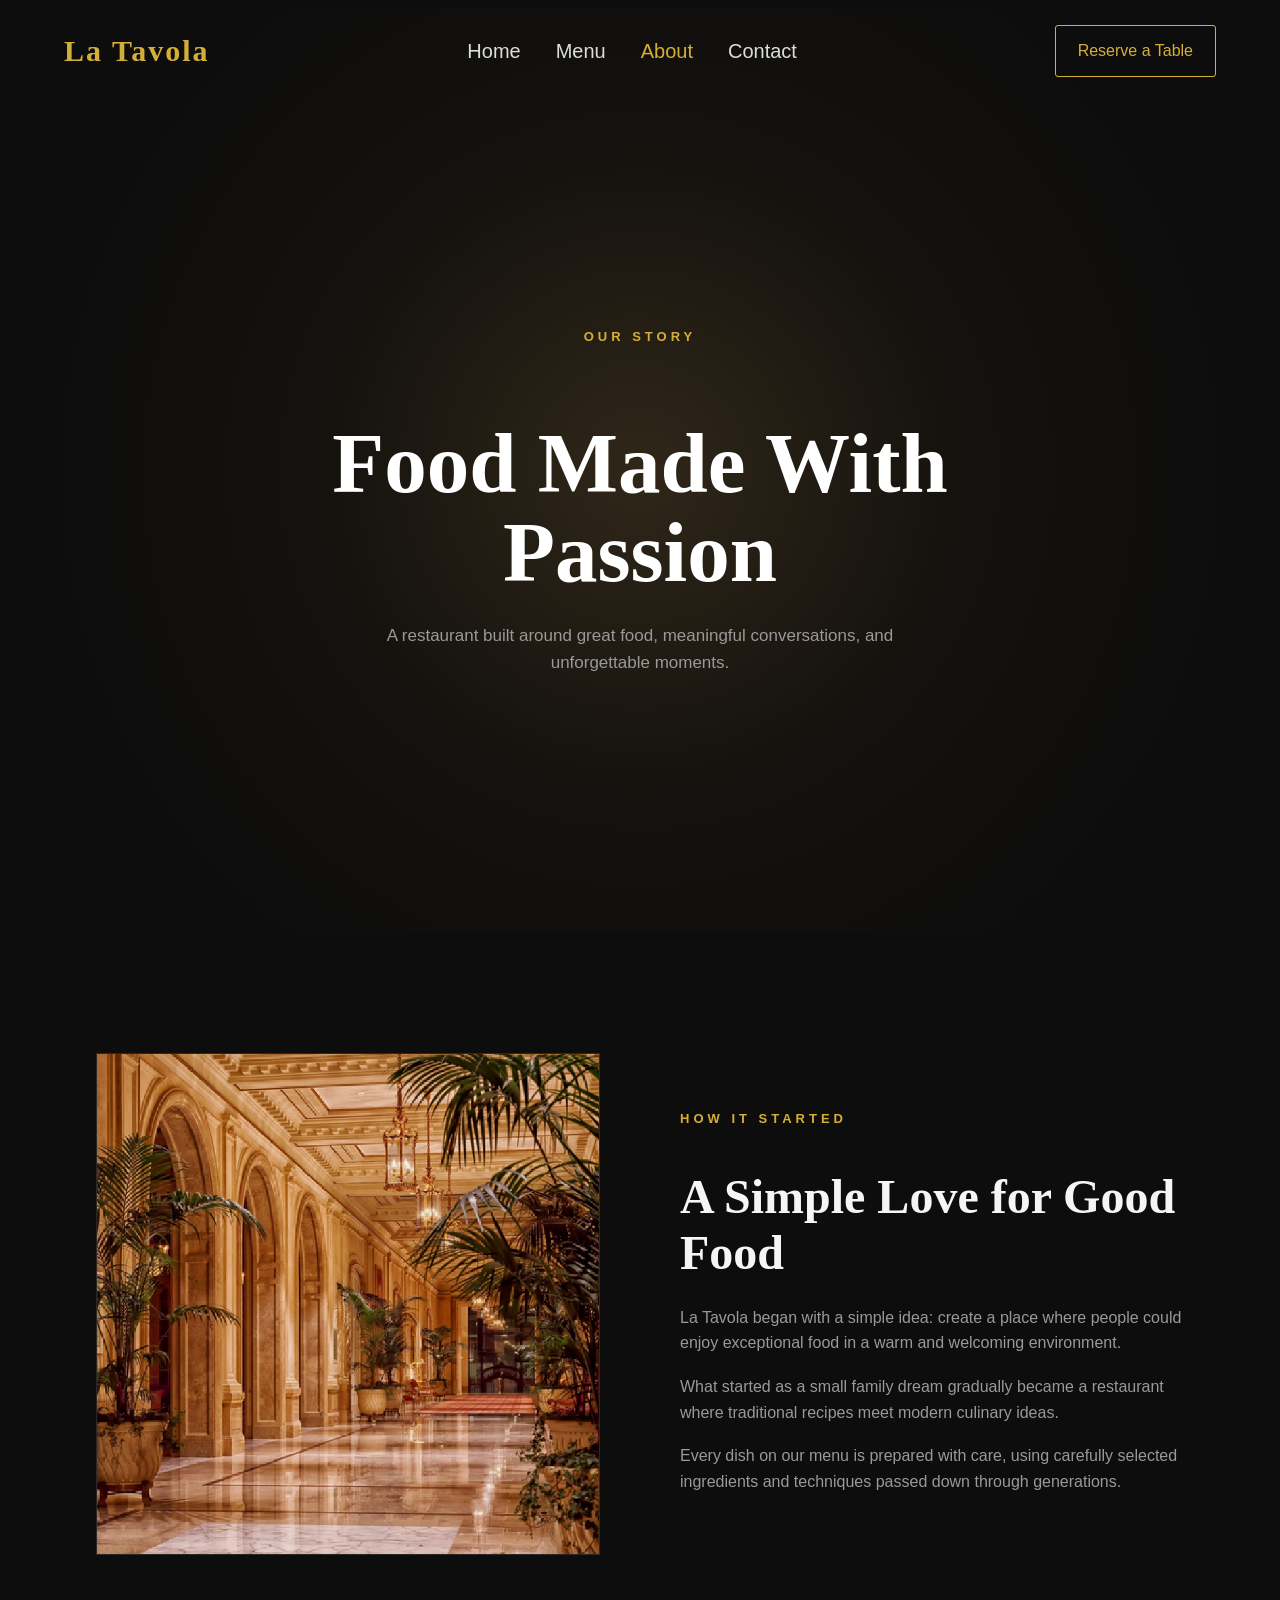
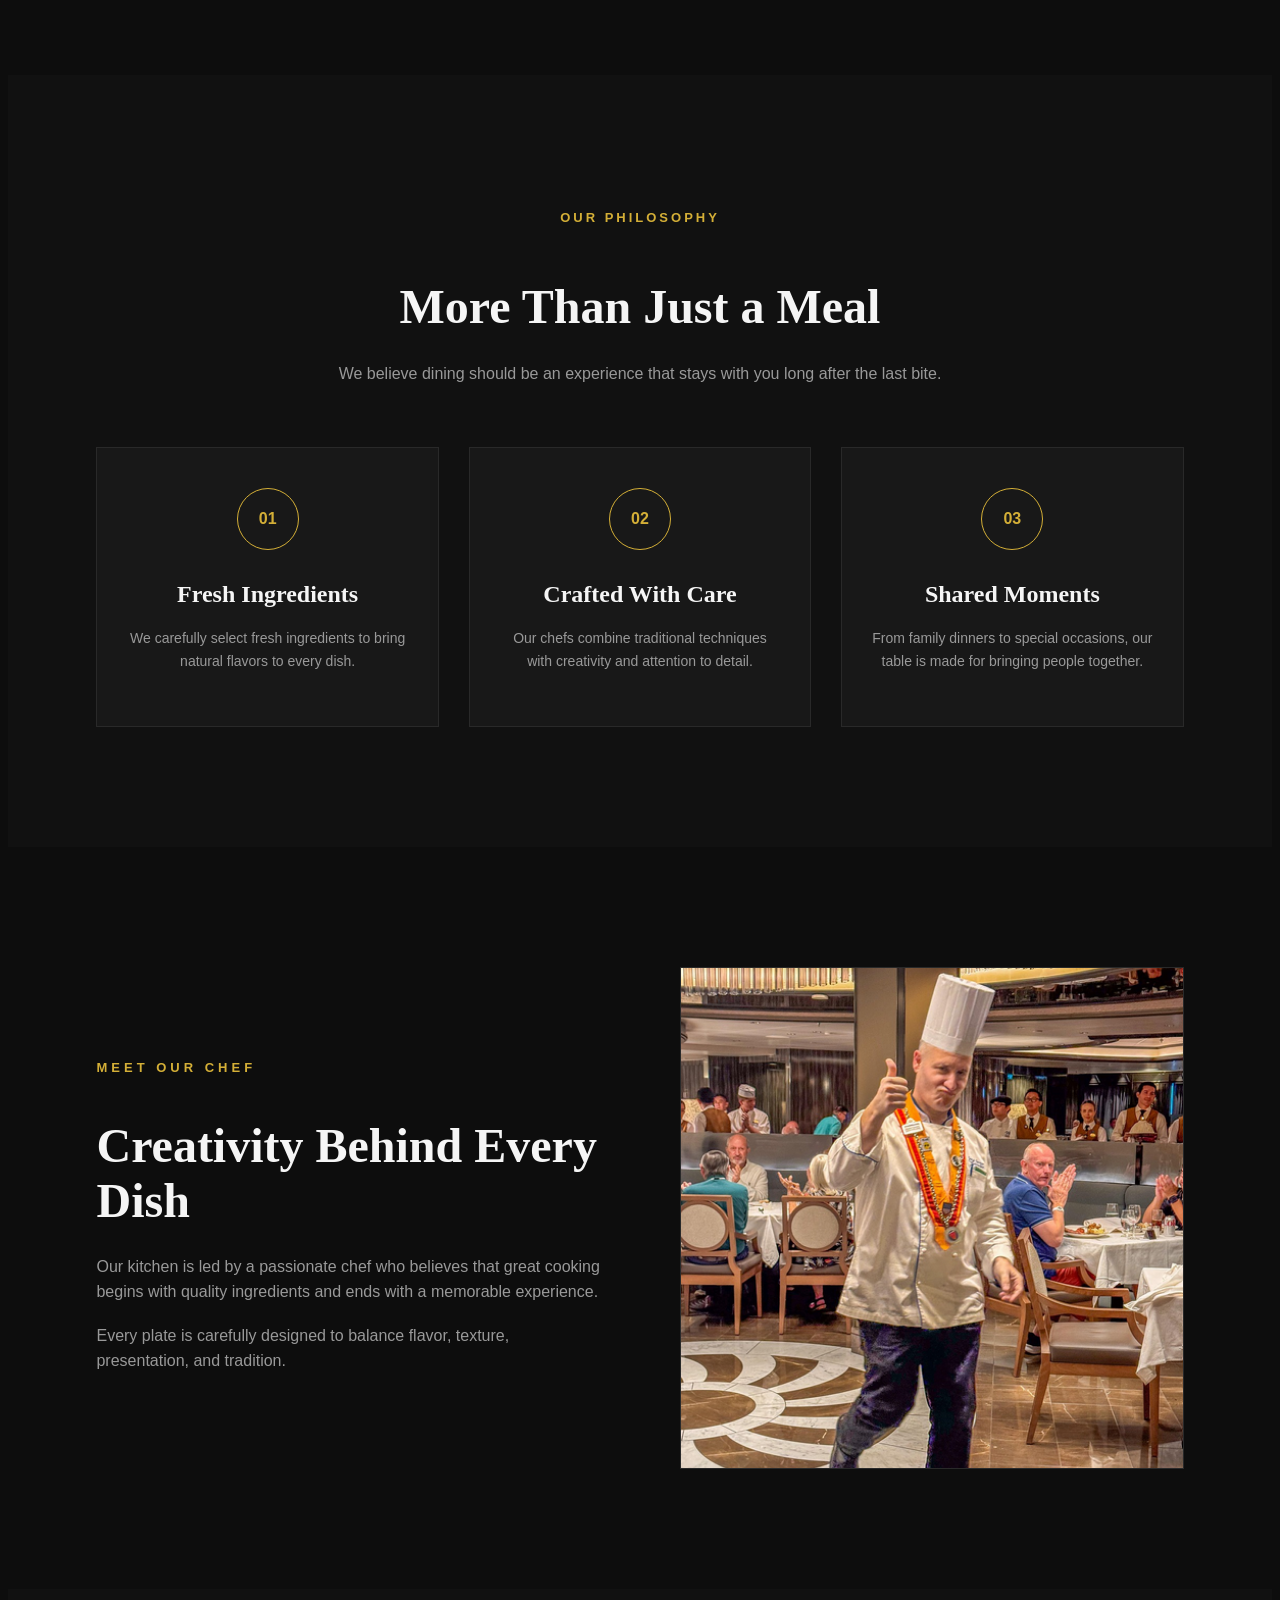
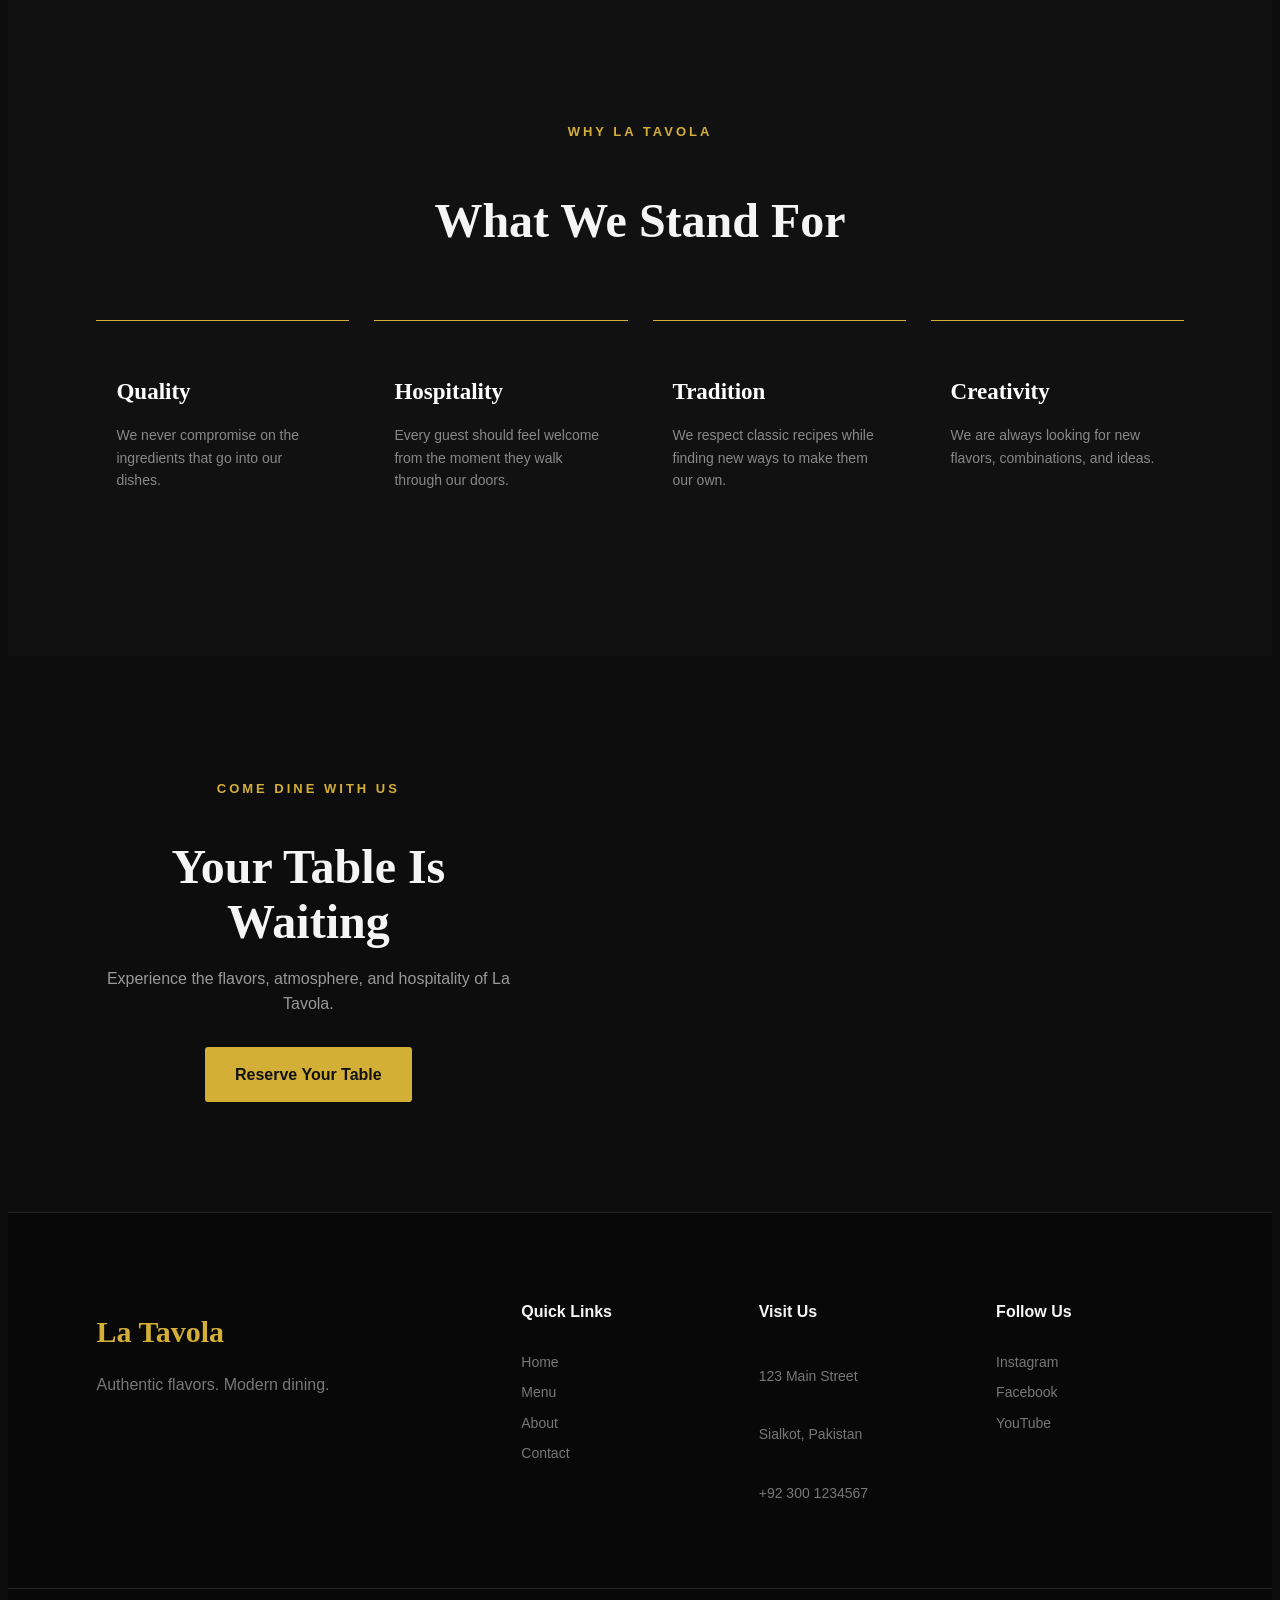
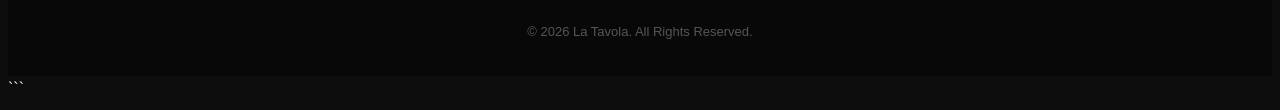
<file: about.html>
<!DOCTYPE html>
<html lang="en">

<head>

    <meta charset="UTF-8">
    <meta name="viewport" content="width=device-width, initial-scale=1.0">
    <script src="script.js" defer ></script>
    <title>About Us | La Tavola</title>

    <link rel="stylesheet" href="style.css">

</head>

<body>

    <!-- Header -->

    <header>

        <nav>

            <div class="logo">
                La Tavola
            </div>

            <div class="nav-links">

                <a href="index.html">Home</a>
                <a href="menu.html">Menu</a>
                <a href="about.html" class="active">About</a>
                <a href="contact.html">Contact</a>

            </div>

            <a href="reservation.html" class="reservation-btn">
                Reserve a Table
            </a>

        </nav>

    </header>


    <!-- Main Content -->

    <main>


        <!-- About Hero -->

        <section class="about-hero">

            <div class="about-hero-content">

                <p class="subtitle">
                    OUR STORY
                </p>

                <h1>
                    Food Made With<br>
                    Passion
                </h1>

                <p>
                    A restaurant built around great food,
                    meaningful conversations, and unforgettable
                    moments.
                </p>

            </div>

        </section>


        <!-- Our Story -->

        <section class="story-section">

             <div class="story-image"> 
                <img ID="restaurant-slider" src="PICS/image1.png" alt="La Tavola restaurant interior" >
             </div>

            


            <div class="story-content">

                <p class="section-label">
                    HOW IT STARTED
                </p>

                <h2>
                    A Simple Love for Good Food
                </h2>

                <p>
                    La Tavola began with a simple idea: create a
                    place where people could enjoy exceptional food
                    in a warm and welcoming environment.
                </p>

                <p>
                    What started as a small family dream gradually
                    became a restaurant where traditional recipes
                    meet modern culinary ideas.
                </p>

                <p>
                    Every dish on our menu is prepared with care,
                    using carefully selected ingredients and
                    techniques passed down through generations.
                </p>

            </div>

        </section>


        <!-- Our Philosophy -->

        <section class="philosophy-section">

            <div class="section-heading">

                <p>
                    OUR PHILOSOPHY
                </p>

                <h2>
                    More Than Just a Meal
                </h2>

                <p>
                    We believe dining should be an experience that
                    stays with you long after the last bite.
                </p>

            </div>


            <div class="philosophy-container">


                <article class="philosophy-card">

                    <div class="philosophy-icon">
                        01
                    </div>

                    <h3>
                        Fresh Ingredients
                    </h3>

                    <p>
                        We carefully select fresh ingredients to
                        bring natural flavors to every dish.
                    </p>

                </article>


                <article class="philosophy-card">

                    <div class="philosophy-icon">
                        02
                    </div>

                    <h3>
                        Crafted With Care
                    </h3>

                    <p>
                        Our chefs combine traditional techniques
                        with creativity and attention to detail.
                    </p>

                </article>


                <article class="philosophy-card">

                    <div class="philosophy-icon">
                        03
                    </div>

                    <h3>
                        Shared Moments
                    </h3>

                    <p>
                        From family dinners to special occasions,
                        our table is made for bringing people together.
                    </p>

                </article>


            </div>

        </section>


        <!-- Chef Section -->

        <section class="chef-section">

            <div class="chef-content">

                <p class="section-label">
                    MEET OUR CHEF
                </p>

                <h2>
                    Creativity Behind Every Dish
                </h2>

                <p>
                    Our kitchen is led by a passionate chef who
                    believes that great cooking begins with quality
                    ingredients and ends with a memorable experience.
                </p>

                <p>
                    Every plate is carefully designed to balance
                    flavor, texture, presentation, and tradition.
                </p>

            </div>


            <div class="chef-image">

                <img
                    id="restaurant-slider-2"
                    src="CHEFF/image1.png"
                    alt="Chef preparing food"
                >

            </div>

        </section>


        <!-- Values -->

        <section class="values-section">

            <div class="section-heading">

                <p>
                    WHY LA TAVOLA
                </p>

                <h2>
                    What We Stand For
                </h2>

            </div>


            <div class="values-container">

                <div class="value">

                    <h3>
                        Quality
                    </h3>

                    <p>
                        We never compromise on the ingredients
                        that go into our dishes.
                    </p>

                </div>


                <div class="value">

                    <h3>
                        Hospitality
                    </h3>

                    <p>
                        Every guest should feel welcome from the
                        moment they walk through our doors.
                    </p>

                </div>


                <div class="value">

                    <h3>
                        Tradition
                    </h3>

                    <p>
                        We respect classic recipes while finding
                        new ways to make them our own.
                    </p>

                </div>


                <div class="value">

                    <h3>
                        Creativity
                    </h3>

                    <p>
                        We are always looking for new flavors,
                        combinations, and ideas.
                    </p>

                </div>

            </div>

        </section>


        <!-- Reservation CTA -->

        <section class="reservation-section">

            <div>

                <p>
                    COME DINE WITH US
                </p>

                <h2>
                    Your Table Is Waiting
                </h2>

                <p>
                    Experience the flavors, atmosphere, and
                    hospitality of La Tavola.
                </p>

                <a href="reservation.html">
                    Reserve Your Table
                </a>

            </div>

        </section>


    </main>


    <!-- Footer -->

    <footer>

        <div class="footer-content">


            <div class="footer-brand">

                <h2>
                    La Tavola
                </h2>

                <p>
                    Authentic flavors. Modern dining.
                </p>

            </div>


            <div class="footer-links">

                <h3>
                    Quick Links
                </h3>

                <a href="index.html">Home</a>
                <a href="menu.html">Menu</a>
                <a href="about.html">About</a>
                <a href="contact.html">Contact</a>

            </div>


            <div class="footer-contact">

                <h3>
                    Visit Us
                </h3>

                <p>
                    123 Main Street
                </p>

                <p>
                    Sialkot, Pakistan
                </p>

                <p>
                    +92 300 1234567
                </p>

            </div>


            <div class="footer-social">

                <h3>
                    Follow Us
                </h3>

                <a href="#">Instagram</a>
                <a href="#">Facebook</a>
                <a href="#">YouTube</a>

            </div>


        </div>


        <div class="footer-bottom">

            <p>
                &copy; 2026 La Tavola. All Rights Reserved.
            </p>

        </div>

    </footer>


</body>

</html>
```
</file>
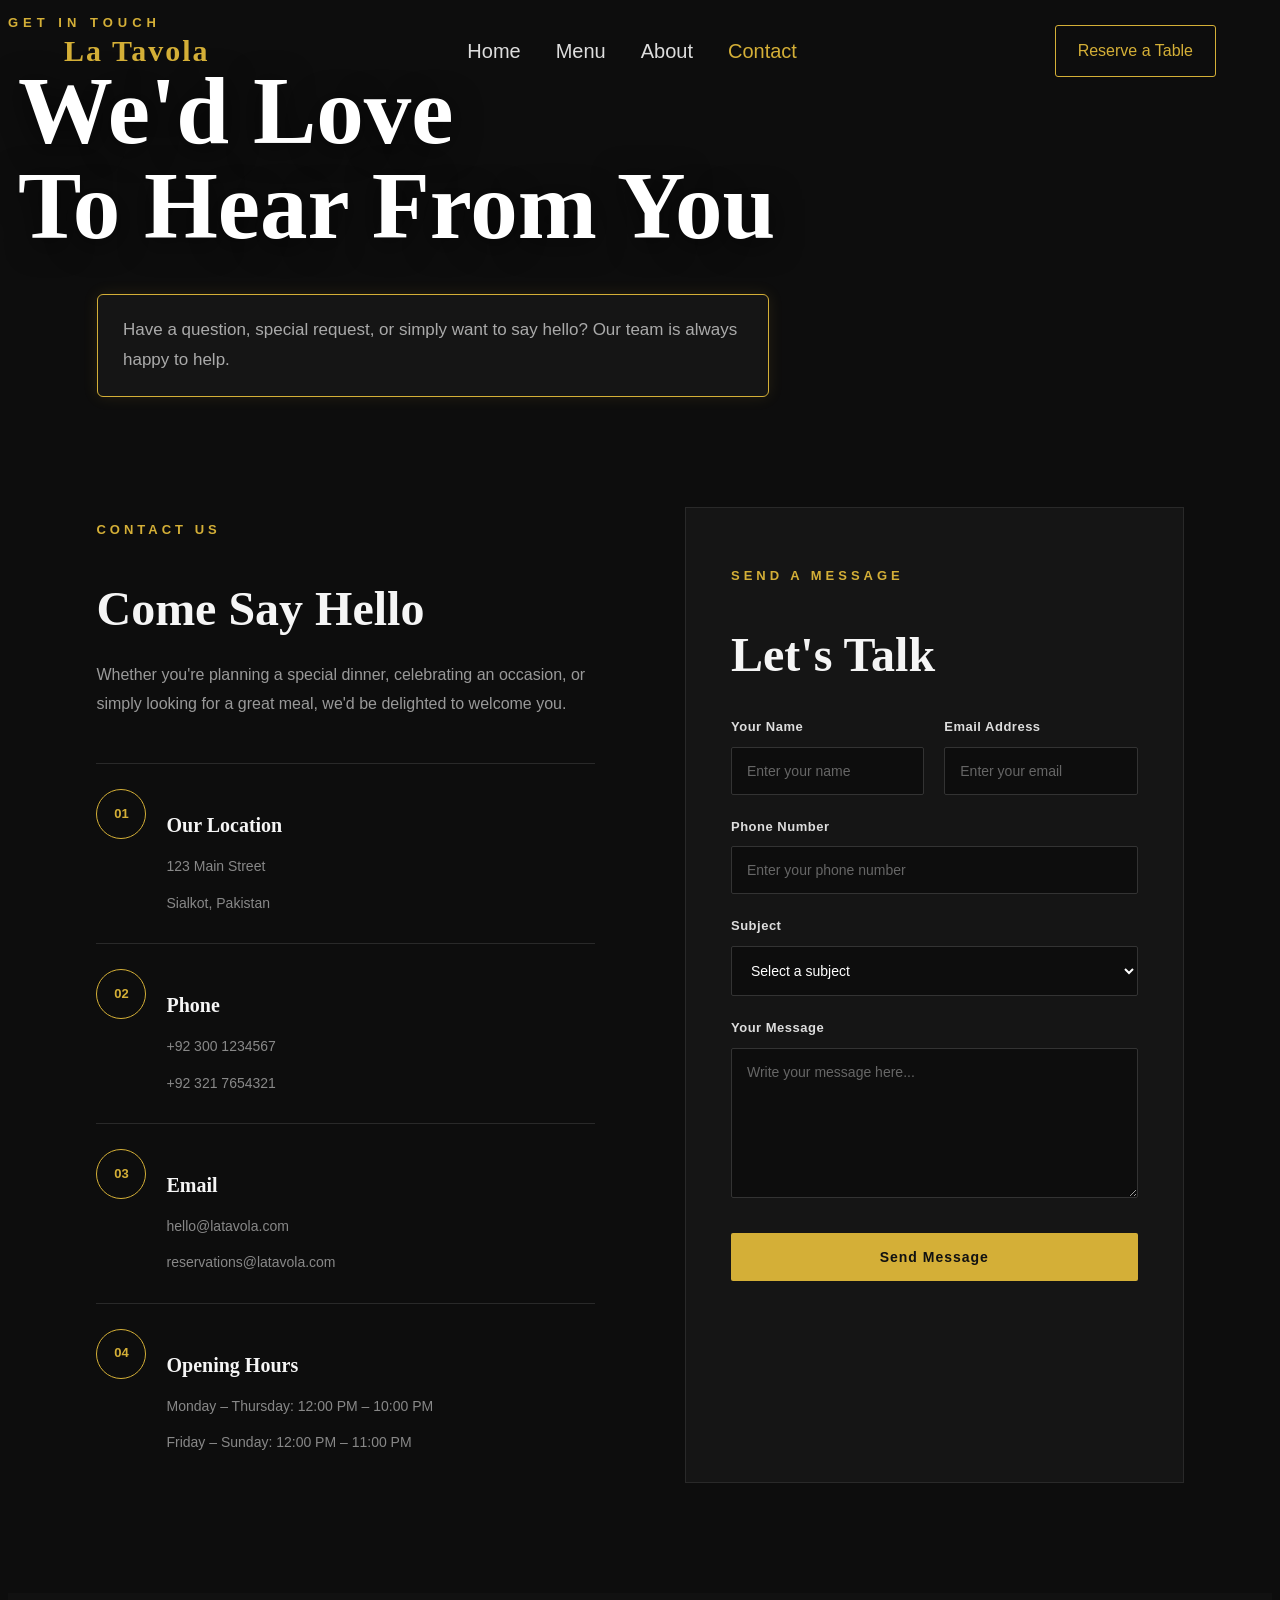
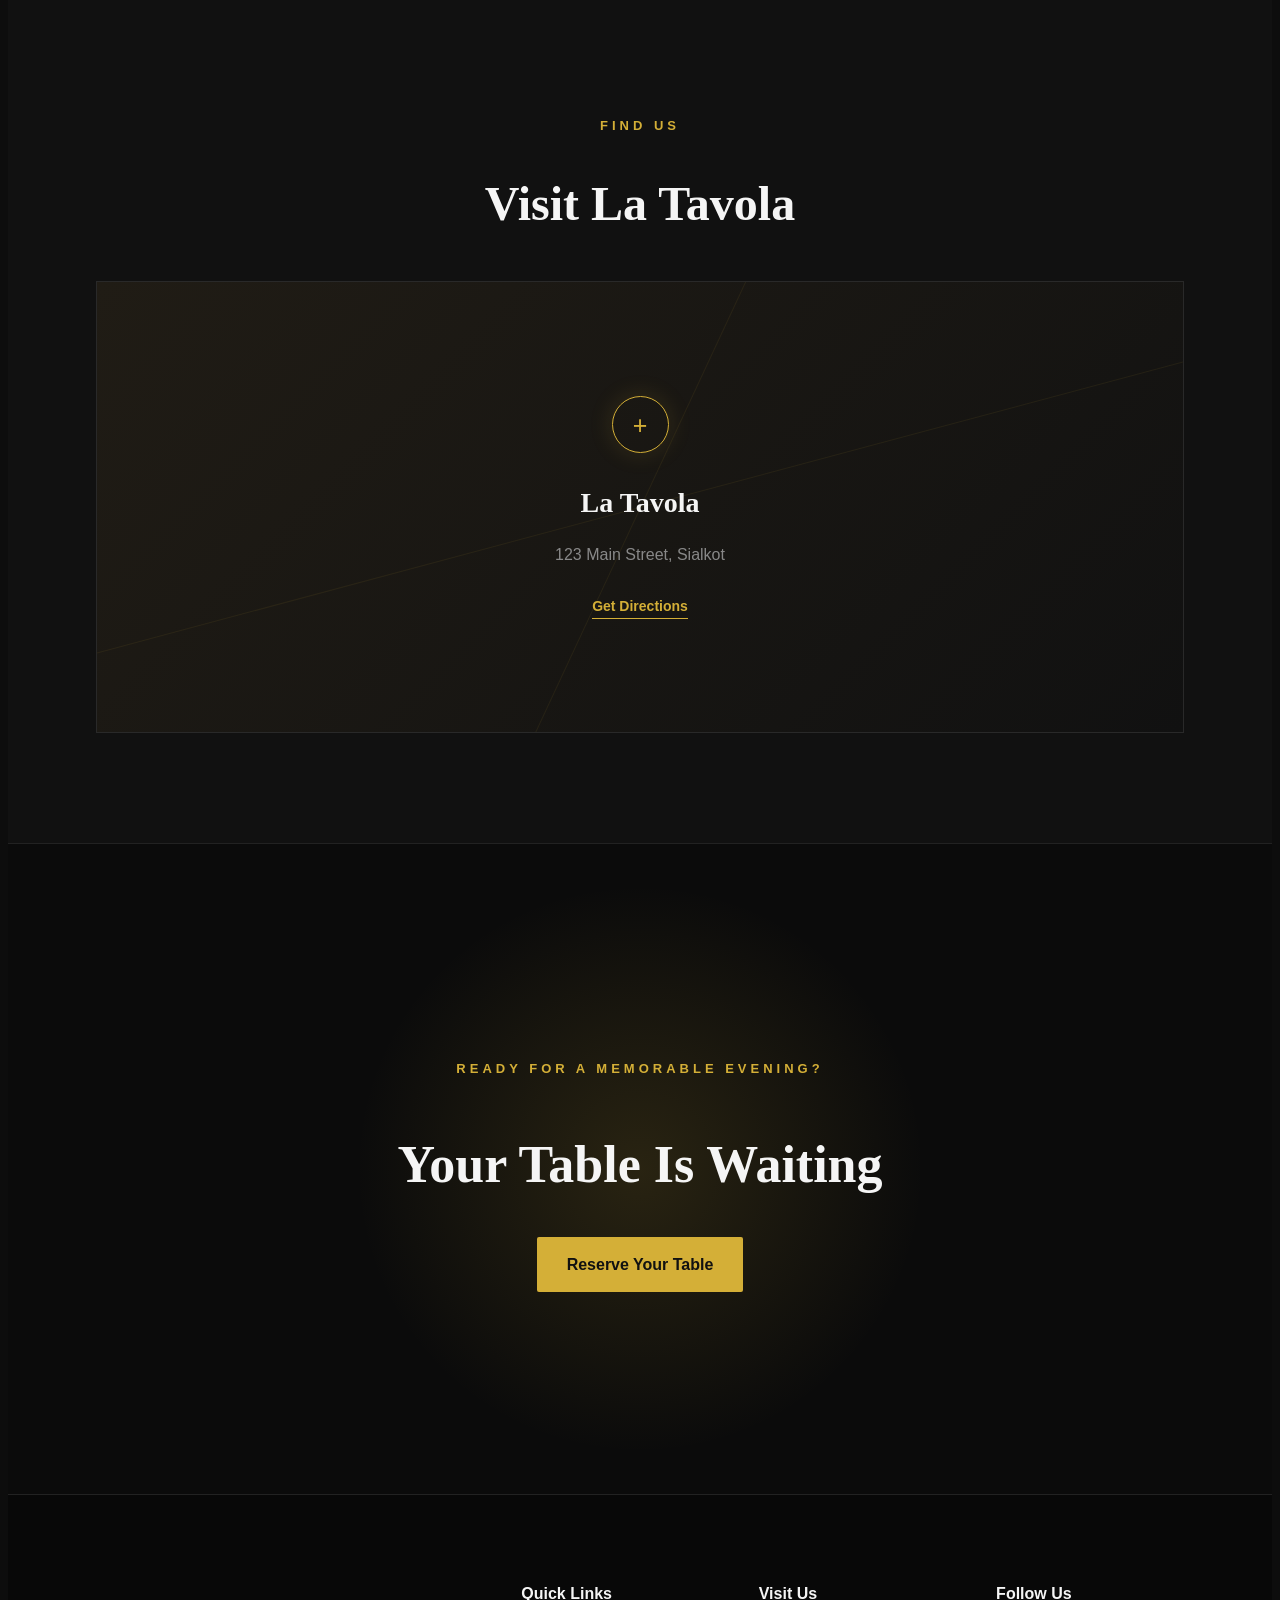
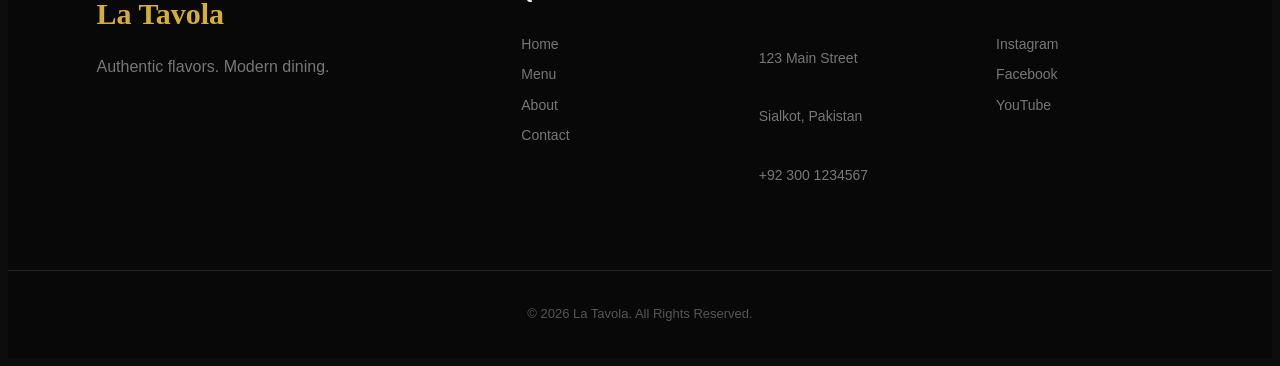
<file: contact.HTML>
<!DOCTYPE html>
<html lang="en">

<head>

    <meta charset="UTF-8">
    <meta name="viewport" content="width=device-width, initial-scale=1.0">

    <title>Contact | La Tavola</title>

    <link rel="stylesheet" href="style.css">

</head>


<body>


    <!-- Header -->

    <header>

        <nav>

            <div class="logo">
                La Tavola
            </div>


            <div class="nav-links">

                <a href="index.html">Home</a>

                <a href="menu.html">Menu</a>

                <a href="about.html">About</a>

                <a href="contact.html" class="active">Contact</a>

            </div>


            <a href="reservation.html" class="reservation-btn">
                Reserve a Table
            </a>

        </nav>

    </header>



    <!-- Main Content -->

    <main>


        <!-- Contact Hero -->

        <section class="contact-hero">

            <div class="contact-hero-content">

                <p class="subtitle">
                    GET IN TOUCH
                </p>

                <h1 id="contact-page-h1">
                    We'd Love<br>
                    To Hear From You
                </h1>

                <p CLASS="comment">
                    Have a question, special request, or simply want
                    to say hello? Our team is always happy to help.
                </p>

            </div>

        </section>



        <!-- Contact Information -->

        <section class="contact-section">


            <div class="contact-info">

                <p class="section-label">
                    CONTACT US
                </p>

                <h2>
                    Come Say Hello
                </h2>

                <p class="contact-intro">
                    Whether you're planning a special dinner,
                    celebrating an occasion, or simply looking for
                    a great meal, we'd be delighted to welcome you.
                </p>



                <!-- Address -->

                <div class="contact-detail">

                    <div class="contact-icon">
                        01
                    </div>

                    <div>

                        <h3>
                            Our Location
                        </h3>

                        <p>
                            123 Main Street
                        </p>

                        <p>
                            Sialkot, Pakistan
                        </p>

                    </div>

                </div>



                <!-- Phone -->

                <div class="contact-detail">

                    <div class="contact-icon">
                        02
                    </div>

                    <div>

                        <h3>
                            Phone
                        </h3>

                        <p>
                            +92 300 1234567
                        </p>

                        <p>
                            +92 321 7654321
                        </p>

                    </div>

                </div>



                <!-- Email -->

                <div class="contact-detail">

                    <div class="contact-icon">
                        03
                    </div>

                    <div>

                        <h3>
                            Email
                        </h3>

                        <p>
                            hello@latavola.com
                        </p>

                        <p>
                            reservations@latavola.com
                        </p>

                    </div>

                </div>



                <!-- Opening Hours -->

                <div class="contact-detail">

                    <div class="contact-icon">
                        04
                    </div>

                    <div>

                        <h3>
                            Opening Hours
                        </h3>

                        <p>
                            Monday – Thursday: 12:00 PM – 10:00 PM
                        </p>

                        <p>
                            Friday – Sunday: 12:00 PM – 11:00 PM
                        </p>

                    </div>

                </div>

            </div>



            <!-- Contact Form -->

            <div class="contact-form-container">

                <p class="section-label">
                    SEND A MESSAGE
                </p>

                <h2>
                    Let's Talk
                </h2>


                <form action="#" method="post">


                    <div class="form-row">


                        <div class="form-group">

                            <label for="name">
                                Your Name
                            </label>

                            <input
                                type="text"
                                id="name"
                                name="name"
                                placeholder="Enter your name"
                                required
                            >

                        </div>


                        <div class="form-group">

                            <label for="email">
                                Email Address
                            </label>

                            <input
                                type="email"
                                id="email"
                                name="email"
                                placeholder="Enter your email"
                                required
                            >

                        </div>


                    </div>



                    <div class="form-group">

                        <label for="phone">
                            Phone Number
                        </label>

                        <input
                            type="tel"
                            id="phone"
                            name="phone"
                            placeholder="Enter your phone number"
                        >

                    </div>



                    <div class="form-group">

                        <label for="subject">
                            Subject
                        </label>

                        <select
                            id="subject"
                            name="subject"
                        >

                            <option value="">
                                Select a subject
                            </option>

                            <option value="reservation">
                                Reservation
                            </option>

                            <option value="private-event">
                                Private Event
                            </option>

                            <option value="feedback">
                                Feedback
                            </option>

                            <option value="general">
                                General Inquiry
                            </option>

                        </select>

                    </div>



                    <div class="form-group">

                        <label for="message">
                            Your Message
                        </label>

                        <textarea
                            id="message"
                            name="message"
                            rows="6"
                            placeholder="Write your message here..."
                            required
                        ></textarea>

                    </div>



                    <button type="submit">
                        Send Message
                    </button>


                </form>

            </div>

        </section>



        <!-- Map / Location -->

        <section class="location-section">


            <div class="location-heading">

                <p class="section-label">
                    FIND US
                </p>

                <h2>
                    Visit La Tavola
                </h2>

            </div>


            <div class="map-placeholder">

                <div class="map-content">

                    <div class="map-pin">
                        +
                    </div>

                    <h3>
                        La Tavola
                    </h3>

                    <p>
                        123 Main Street, Sialkot
                    </p>

                    <a href="#">
                        Get Directions
                    </a>

                </div>

            </div>


        </section>



        <!-- Reservation CTA -->

        <section class="contact-cta">

            <div>

                <p>
                    READY FOR A MEMORABLE EVENING?
                </p>

                <h2>
                    Your Table Is Waiting
                </h2>

                <a href="reservation.html">
                    Reserve Your Table
                </a>

            </div>

        </section>


    </main>



    <!-- Footer -->

    <footer>


        <div class="footer-content">


            <div class="footer-brand">

                <h2>
                    La Tavola
                </h2>

                <p>
                    Authentic flavors. Modern dining.
                </p>

            </div>



            <div class="footer-links">

                <h3>
                    Quick Links
                </h3>

                <a href="index.html">
                    Home
                </a>

                <a href="menu.html">
                    Menu
                </a>

                <a href="about.html">
                    About
                </a>

                <a href="contact.html">
                    Contact
                </a>

            </div>



            <div class="footer-contact">

                <h3>
                    Visit Us
                </h3>

                <p>
                    123 Main Street
                </p>

                <p>
                    Sialkot, Pakistan
                </p>

                <p>
                    +92 300 1234567
                </p>

            </div>



            <div class="footer-social">

                <h3>
                    Follow Us
                </h3>

                <a href="#">
                    Instagram
                </a>

                <a href="#">
                    Facebook
                </a>

                <a href="#">
                    YouTube
                </a>

            </div>


        </div>



        <div class="footer-bottom">

            <p>
                &copy; 2026 La Tavola. All Rights Reserved.
            </p>

        </div>


    </footer>


</body>

</html>
</file>
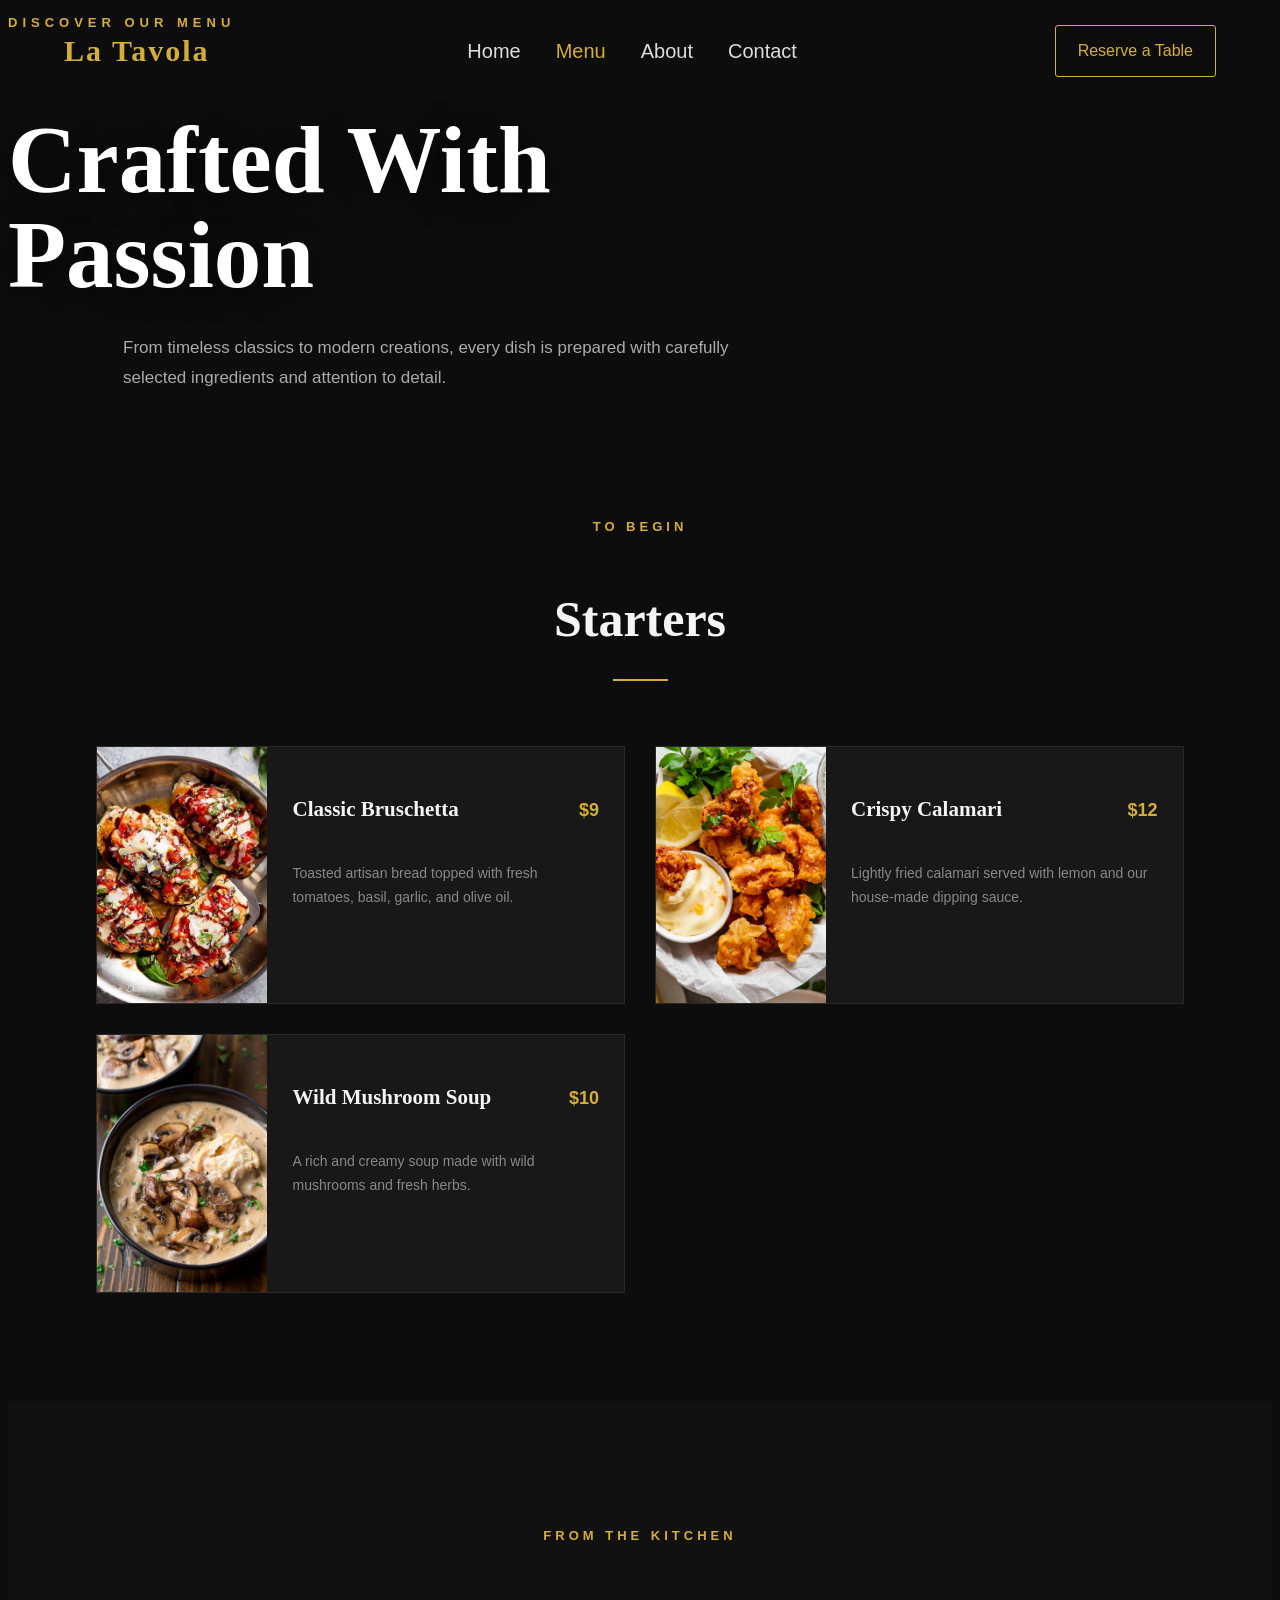
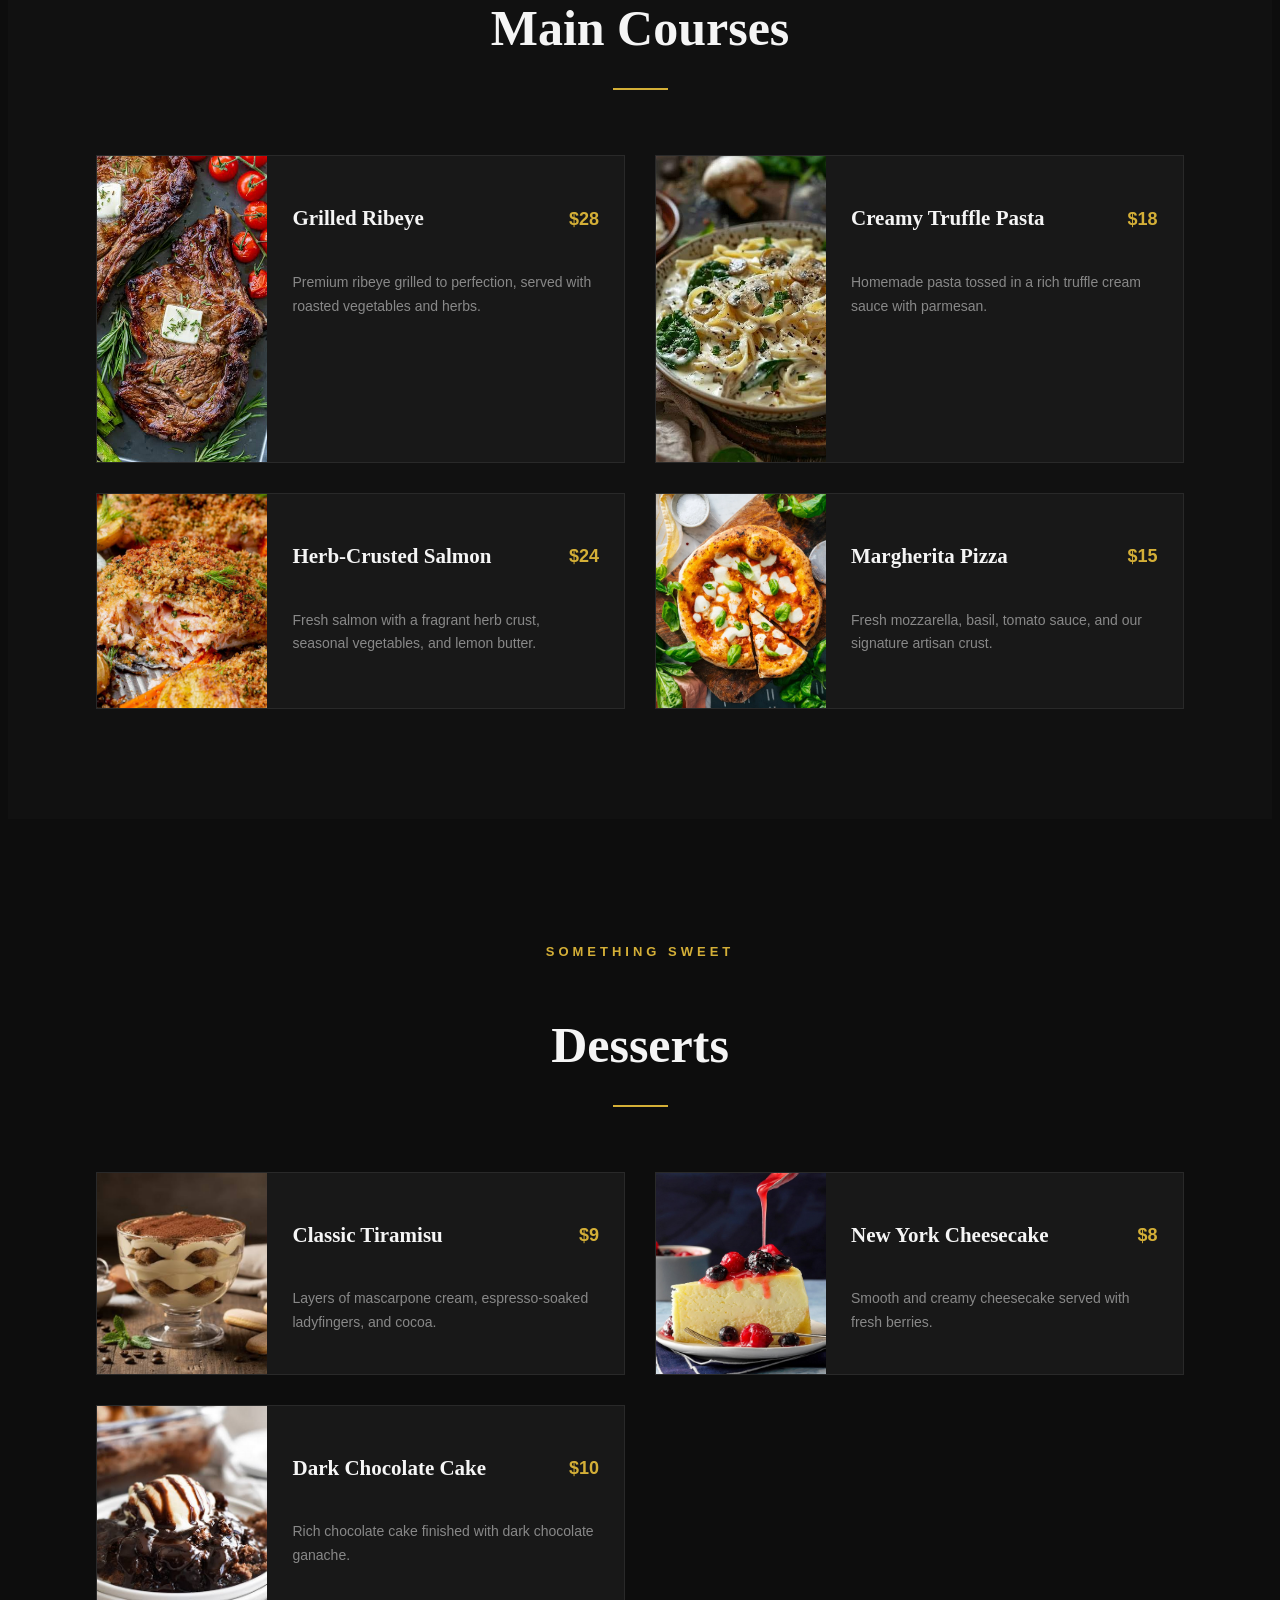
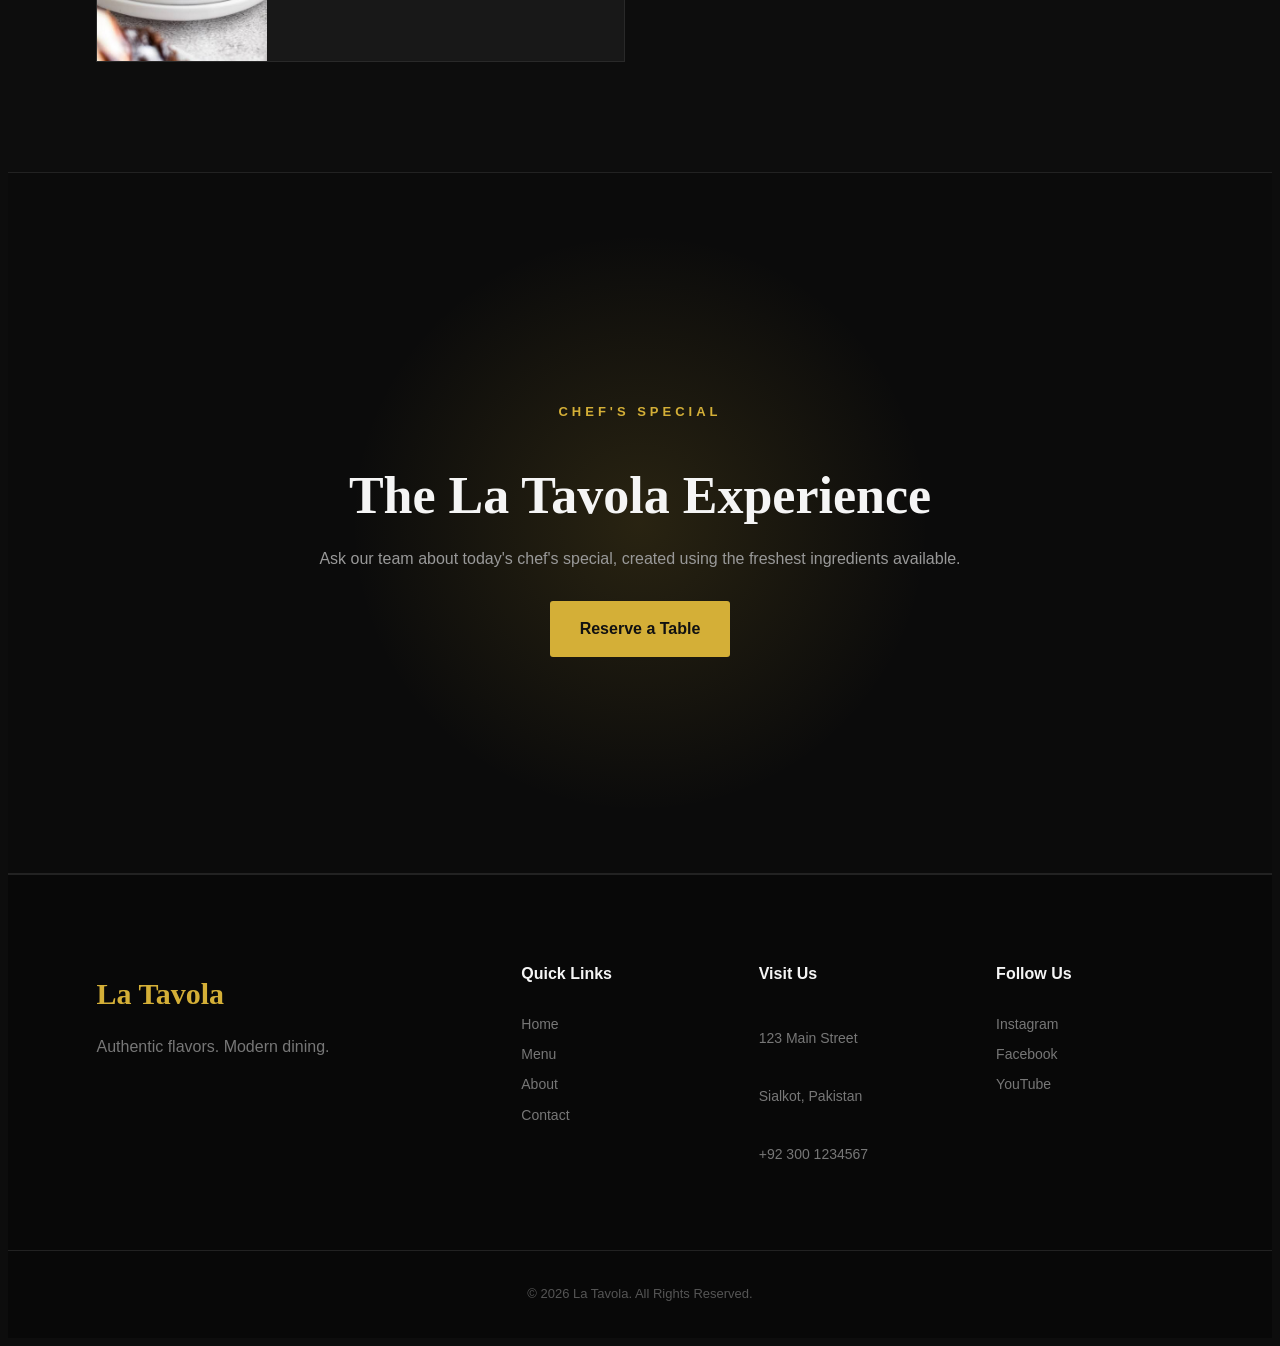
<file: menu.html>
<!DOCTYPE html>
<html lang="en">

<head>

    <meta charset="UTF-8">
    <meta name="viewport" content="width=device-width, initial-scale=1.0">

    <title>Menu | La Tavola</title>

    <link rel="stylesheet" href="style.css">

</head>

<body>

    <!-- Header -->

    <header>

        <nav>

            <div class="logo">
                La Tavola
            </div>

            <div class="nav-links">

                <a href="index.html">Home</a>
                <a href="menu.html" class="active">Menu</a>
                <a href="about.html">About</a>
                <a href="contact.html">Contact</a>

            </div>

            <a href="reservation.html" class="reservation-btn">
                Reserve a Table
            </a>

        </nav>

    </header>


    <!-- Main Content -->

    <main>


        <!-- Menu Hero -->

        <section class="menu-hero">

            <div class="menu-hero-content">

                <p class="subtitle">
                    DISCOVER OUR MENU
                </p>

                <h1>
                    Crafted With<br>
                    Passion
                </h1>

                <p>
                    From timeless classics to modern creations,
                    every dish is prepared with carefully selected
                    ingredients and attention to detail.
                </p>

            </div>

        </section>


        <!-- Starters -->

        <section class="menu-section">

            <div class="menu-heading">

                <p>
                    TO BEGIN
                </p>

                <h2>
                    Starters
                </h2>

                <span></span>

            </div>


            <div class="menu-items">


                <article class="menu-item">

                    <div class="menu-item-image">

                        <img
                            src="Screenshot 2026-08-09 102731.png"
                            alt="Italian bruschetta"
                        >

                    </div>

                    <div class="menu-item-content">

                        <div class="menu-item-title">

                            <h3>
                                Classic Bruschetta
                            </h3>

                            <span>
                                $9
                            </span>

                        </div>

                        <p>
                            Toasted artisan bread topped with fresh
                            tomatoes, basil, garlic, and olive oil.
                        </p>

                    </div>

                </article>


                <article class="menu-item">

                    <div class="menu-item-image">

                        <img
                            src="Screenshot 2026-08-09 102853.png"
                            alt="Crispy calamari"
                        >

                    </div>

                    <div class="menu-item-content">

                        <div class="menu-item-title">

                            <h3>
                                Crispy Calamari
                            </h3>

                            <span>
                                $12
                            </span>

                        </div>

                        <p>
                            Lightly fried calamari served with lemon
                            and our house-made dipping sauce.
                        </p>

                    </div>

                </article>


                <article class="menu-item">

                    <div class="menu-item-image">

                        <img
                            src="Screenshot 2026-08-09 103002.png"
                            alt="Creamy mushroom soup"
                        >

                    </div>

                    <div class="menu-item-content">

                        <div class="menu-item-title">

                            <h3>
                                Wild Mushroom Soup
                            </h3>

                            <span>
                                $10
                            </span>

                        </div>

                        <p>
                            A rich and creamy soup made with wild
                            mushrooms and fresh herbs.
                        </p>

                    </div>

                </article>

            </div>

        </section>


        <!-- Main Courses -->

        <section class="menu-section menu-dark">

            <div class="menu-heading">

                <p>
                    FROM THE KITCHEN
                </p>

                <h2>
                    Main Courses
                </h2>

                <span></span>

            </div>


            <div class="menu-items">


                <article class="menu-item">

                    <div class="menu-item-image">

                        <img
                            src="Screenshot 2026-08-08 224911.png"
                            alt="Grilled ribeye steak"
                        >

                    </div>

                    <div class="menu-item-content">

                        <div class="menu-item-title">

                            <h3>
                                Grilled Ribeye
                            </h3>

                            <span>
                                $28
                            </span>

                        </div>

                        <p>
                            Premium ribeye grilled to perfection,
                            served with roasted vegetables and herbs.
                        </p>

                    </div>

                </article>


                <article class="menu-item">

                    <div class="menu-item-image">

                        <img
                            src="Screenshot 2026-08-08 225130.png"
                            alt="Truffle pasta"
                        >

                    </div>

                    <div class="menu-item-content">

                        <div class="menu-item-title">

                            <h3>
                                Creamy Truffle Pasta
                            </h3>

                            <span>
                                $18
                            </span>

                        </div>

                        <p>
                            Homemade pasta tossed in a rich truffle
                            cream sauce with parmesan.
                        </p>

                    </div>

                </article>


                <article class="menu-item">

                    <div class="menu-item-image">

                        <img
                            src="Screenshot 2026-08-09 103319.png"
                            alt="Grilled salmon"
                        >

                    </div>

                    <div class="menu-item-content">

                        <div class="menu-item-title">

                            <h3>
                                Herb-Crusted Salmon
                            </h3>

                            <span>
                                $24
                            </span>

                        </div>

                        <p>
                            Fresh salmon with a fragrant herb crust,
                            seasonal vegetables, and lemon butter.
                        </p>

                    </div>

                </article>


                <article class="menu-item">

                    <div class="menu-item-image">

                        <img
                            src="Screenshot 2026-08-08 224737.png"
                            alt="Margherita pizza"
                        >

                    </div>

                    <div class="menu-item-content">

                        <div class="menu-item-title">

                            <h3>
                                Margherita Pizza
                            </h3>

                            <span>
                                $15
                            </span>

                        </div>

                        <p>
                            Fresh mozzarella, basil, tomato sauce,
                            and our signature artisan crust.
                        </p>

                    </div>

                </article>

            </div>

        </section>


        <!-- Desserts -->

        <section class="menu-section">

            <div class="menu-heading">

                <p>
                    SOMETHING SWEET
                </p>

                <h2>
                    Desserts
                </h2>

                <span></span>

            </div>


            <div class="menu-items">


                <article class="menu-item">

                    <div class="menu-item-image">

                        <img
                            src="Screenshot 2026-08-09 103447.png"
                            alt="Classic tiramisu"
                        >

                    </div>

                    <div class="menu-item-content">

                        <div class="menu-item-title">

                            <h3>
                                Classic Tiramisu
                            </h3>

                            <span>
                                $9
                            </span>

                        </div>

                        <p>
                            Layers of mascarpone cream, espresso-soaked
                            ladyfingers, and cocoa.
                        </p>

                    </div>

                </article>


                <article class="menu-item">

                    <div class="menu-item-image">

                        <img
                            src="Screenshot 2026-08-09 103607.png"
                            alt="New York cheesecake"
                        >

                    </div>

                    <div class="menu-item-content">

                        <div class="menu-item-title">

                            <h3>
                                New York Cheesecake
                            </h3>

                            <span>
                                $8
                            </span>

                        </div>

                        <p>
                            Smooth and creamy cheesecake served with
                            fresh berries.
                        </p>

                    </div>

                </article>


                <article class="menu-item">

                    <div class="menu-item-image">

                        <img
                            src="Screenshot 2026-08-09 103713.png"
                            alt="Chocolate dessert"
                        >

                    </div>

                    <div class="menu-item-content">

                        <div class="menu-item-title">

                            <h3>
                                Dark Chocolate Cake
                            </h3>

                            <span>
                                $10
                            </span>

                        </div>

                        <p>
                            Rich chocolate cake finished with dark
                            chocolate ganache.
                        </p>

                    </div>

                </article>

            </div>

        </section>


        <!-- Chef Special -->

        <section class="chef-special">

            <div class="chef-special-content">

                <p>
                    CHEF'S SPECIAL
                </p>

                <h2>
                    The La Tavola Experience
                </h2>

                <p>
                    Ask our team about today's chef's special,
                    created using the freshest ingredients available.
                </p>

                <a href="reservation.html">
                    Reserve a Table
                </a>

            </div>

        </section>


    </main>


    <!-- Footer -->

    <footer>

        <div class="footer-content">

            <div class="footer-brand">

                <h2>
                    La Tavola
                </h2>

                <p>
                    Authentic flavors. Modern dining.
                </p>

            </div>


            <div class="footer-links">

                <h3>
                    Quick Links
                </h3>

                <a href="index.html">Home</a>
                <a href="menu.html">Menu</a>
                <a href="about.html">About</a>
                <a href="contact.html">Contact</a>

            </div>


            <div class="footer-contact">

                <h3>
                    Visit Us
                </h3>

                <p>
                    123 Main Street
                </p>

                <p>
                    Sialkot, Pakistan
                </p>

                <p>
                    +92 300 1234567
                </p>

            </div>


            <div class="footer-social">

                <h3>
                    Follow Us
                </h3>

                <a href="#">Instagram</a>
                <a href="#">Facebook</a>
                <a href="#">YouTube</a>

            </div>

        </div>


        <div class="footer-bottom">

            <p>
                &copy; 2026 La Tavola. All Rights Reserved.
            </p>

        </div>

    </footer>


</body>

</html>
</file>
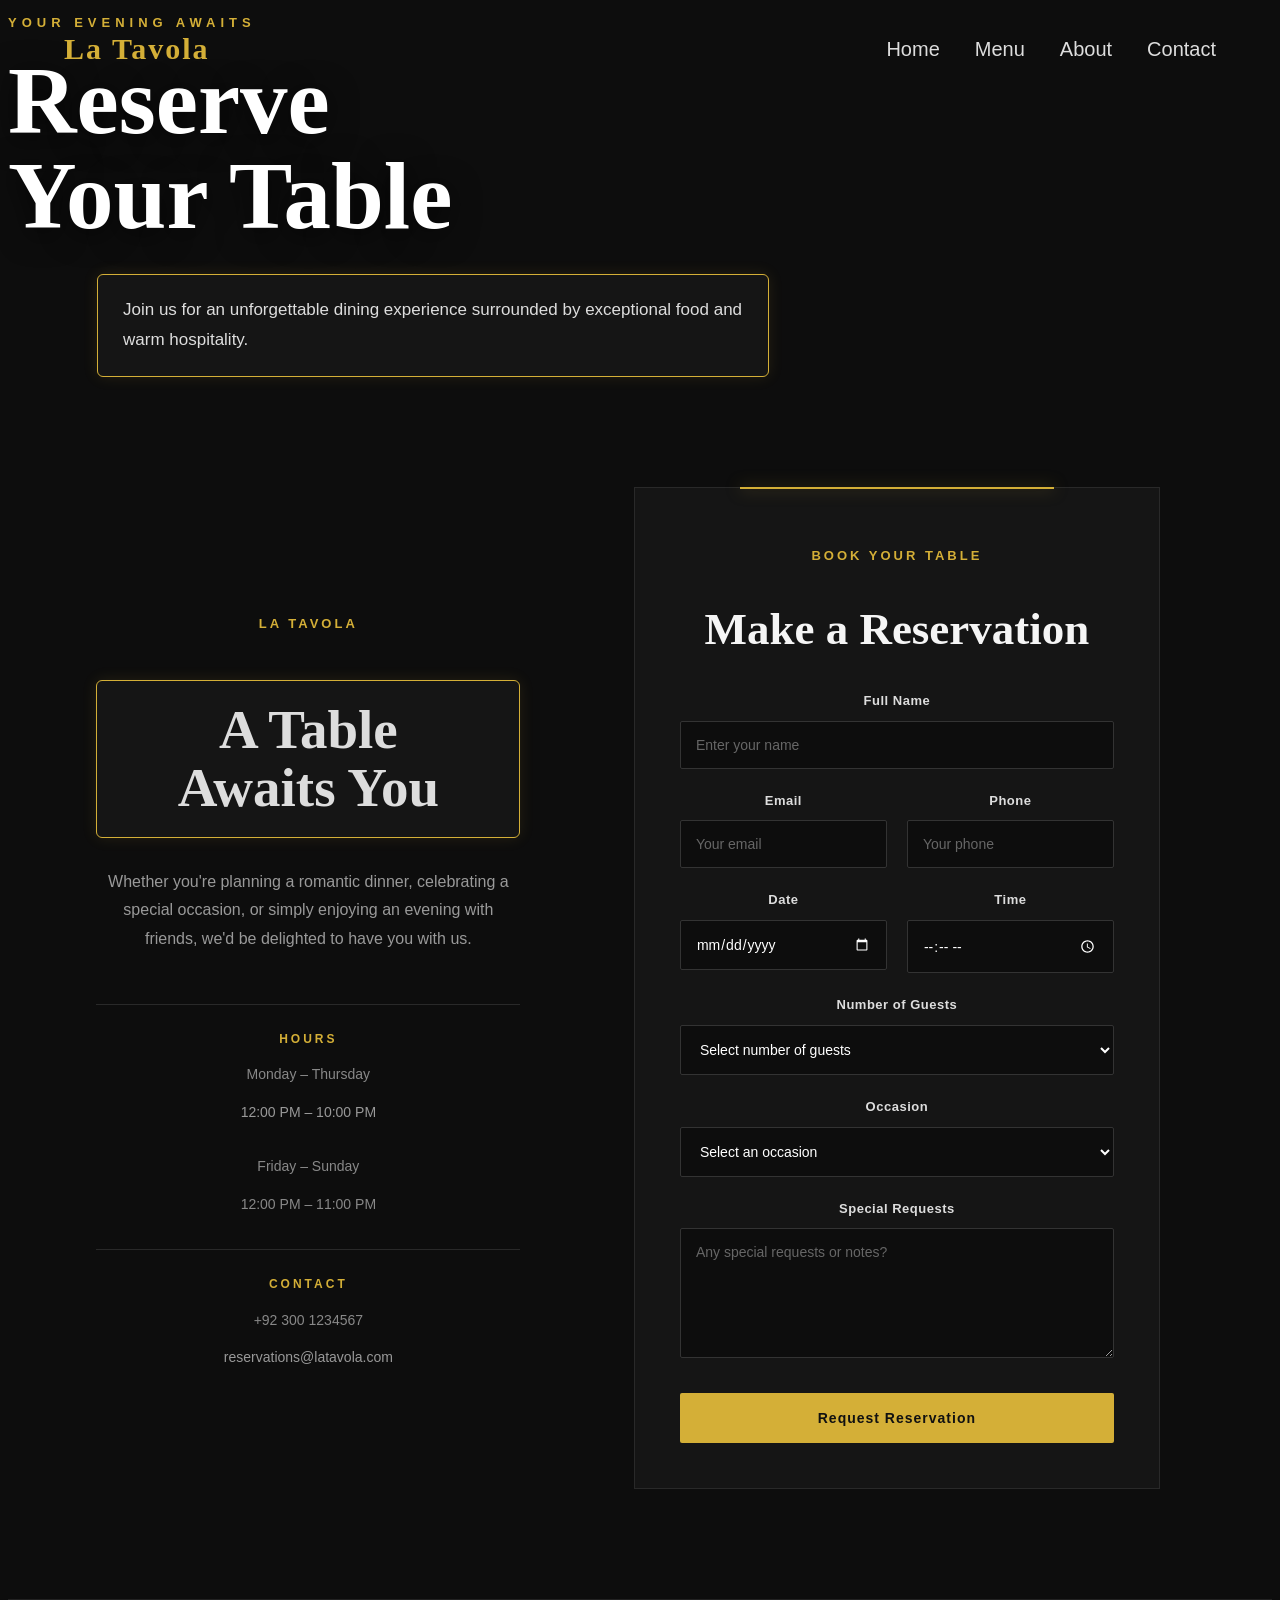
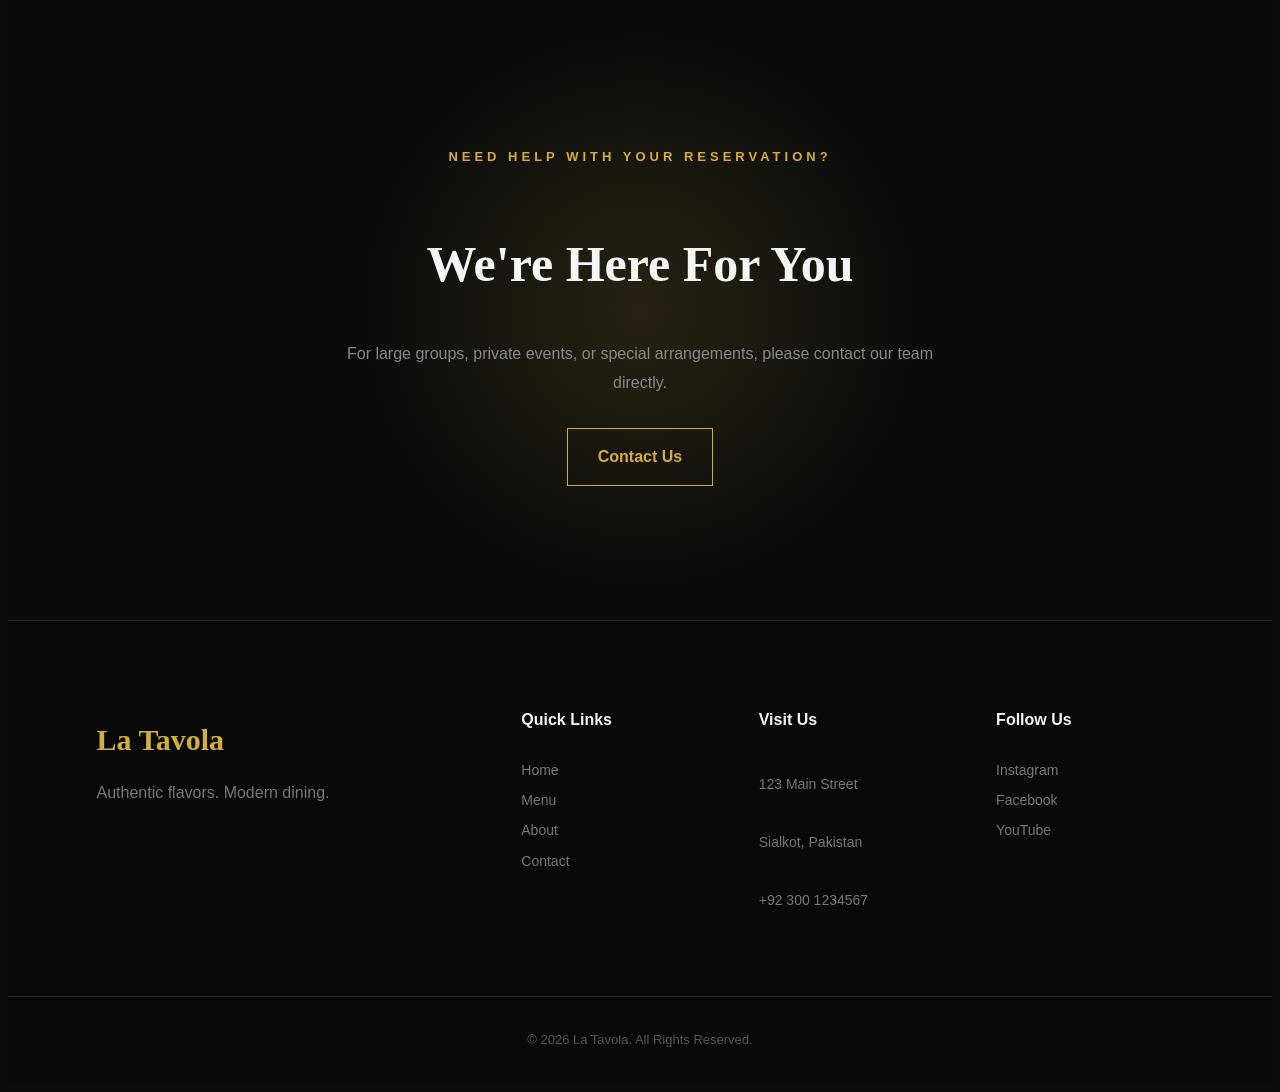
<file: reservation.HTML>
<!DOCTYPE html>
<html lang="en">

<head>

    <meta charset="UTF-8">
    <meta name="viewport" content="width=device-width, initial-scale=1.0">
    <script src="script.js" defer></script>
    <title>Reserve a Table | La Tavola</title>

    <link rel="stylesheet" href="style.css">

</head>


<body>


    <!-- Header -->

    <header>

        <nav>

            <div class="logo">
                La Tavola
            </div>


            <div class="nav-links">

                <a href="index.html">
                    Home
                </a>

                <a href="menu.html">
                    Menu
                </a>

                <a href="about.html">
                    About
                </a>

                <a href="contact.html">
                    Contact
                </a>

            </div>


        </nav>

    </header>



    <!-- Main -->

    <main>


        <!-- Reservation Hero -->

        <section class="reservation-hero">

            <div class="reservation-hero-content">

                <p class="subtitle">
                    YOUR EVENING AWAITS
                </p>

                <h1>
                    Reserve<br>
                    Your Table
                </h1>

                <p id="box">
                    Join us for an unforgettable dining experience
                    surrounded by exceptional food and warm hospitality.
                </p>

            </div>

        </section>



        <!-- Reservation Section -->

        <section class="reservation-section">


            <!-- Information -->

            <div class="reservation-info">

                <p class="section-label">
                    LA TAVOLA
                </p>

                <h2 id="box-2">
                    A Table<br>
                    Awaits You
                </h2>

                <p>
                    Whether you're planning a romantic dinner,
                    celebrating a special occasion, or simply enjoying
                    an evening with friends, we'd be delighted to have
                    you with us.
                </p>


                <div class="reservation-details">

                    <div>

                        <span>
                            HOURS
                        </span>

                        <p>
                            Monday – Thursday
                        </p>

                        <p>
                            12:00 PM – 10:00 PM
                        </p>

                        <p>
                            Friday – Sunday
                        </p>

                        <p>
                            12:00 PM – 11:00 PM
                        </p>

                    </div>


                    <div>

                        <span>
                            CONTACT
                        </span>

                        <p>
                            +92 300 1234567
                        </p>

                        <p>
                            reservations@latavola.com
                        </p>

                    </div>

                </div>

            </div>



            <!-- Reservation Form -->

            <div class="reservation-form-container">

                <p class="section-label">
                    BOOK YOUR TABLE
                </p>

                <h2>
                    Make a Reservation
                </h2>


                <form id="reservation-form" action="#" method="post">


                    <!-- Name -->

                    <div class="form-group">

                        <label for="reservation-name">
                            Full Name
                        </label>

                        <input
                            type="text"
                            id="reservation-name"
                            name="name"
                            placeholder="Enter your name"
                            required
                        >

                    </div>



                    <!-- Email + Phone -->

                    <div class="reservation-form-row">

                        <div class="form-group">

                            <label for="reservation-email">
                                Email
                            </label>

                            <input
                                type="email"
                                id="reservation-email"
                                name="email"
                                placeholder="Your email"
                                required
                            >

                        </div>


                        <div class="form-group">

                            <label for="reservation-phone">
                                Phone
                            </label>

                            <input
                                type="tel"
                                id="reservation-phone"
                                name="phone"
                                placeholder="Your phone"
                                required
                            >

                        </div>

                    </div>



                    <!-- Date + Time -->

                    <div class="reservation-form-row">

                        <div class="form-group">

                            <label for="reservation-date">
                                Date
                            </label>

                            <input
                                type="date"
                                id="reservation-date"
                                name="date"
                                required
                            >

                        </div>


                        <div class="form-group">

                            <label for="reservation-time">
                                Time
                            </label>

                            <input
                                type="time"
                                id="reservation-time"
                                name="time"
                                required
                            >

                        </div>

                    </div>



                    <!-- Guests -->

                    <div class="form-group">

                        <label for="guests">
                            Number of Guests
                        </label>

                        <select
                            id="guests"
                            name="guests"
                            required
                        >

                            <option value="">
                                Select number of guests
                            </option>

                            <option value="1">
                                1 Guest
                            </option>

                            <option value="2">
                                2 Guests
                            </option>

                            <option value="3">
                                3 Guests
                            </option>

                            <option value="4">
                                4 Guests
                            </option>

                            <option value="5">
                                5 Guests
                            </option>

                            <option value="6">
                                6 Guests
                            </option>

                            <option value="7">
                                7 Guests
                            </option>

                            <option value="8">
                                8 Guests
                            </option>

                            <option value="9+">
                                9+ Guests
                            </option>

                        </select>

                    </div>



                    <!-- Occasion -->

                    <div class="form-group">

                        <label for="occasion">
                            Occasion
                        </label>

                        <select
                            id="occasion"
                            name="occasion"
                        >

                            <option value="">
                                Select an occasion
                            </option>

                            <option value="birthday">
                                Birthday
                            </option>

                            <option value="anniversary">
                                Anniversary
                            </option>

                            <option value="business">
                                Business Dinner
                            </option>

                            <option value="date">
                                Date Night
                            </option>

                            <option value="other">
                                Other
                            </option>

                        </select>

                    </div>



                    <!-- Special Request -->

                    <div class="form-group">

                        <label for="special-request">
                            Special Requests
                        </label>

                        <textarea
                            id="special-request"
                            name="special-request"
                            rows="5"
                            placeholder="Any special requests or notes?"
                        ></textarea>

                    </div>



                    <!-- Submit -->

                    <button type="submit">
                        Request Reservation
                    </button>


                </form>

            </div>
                       <div id="success-message" class="success-message">
    <div class="success-icon">✓</div>

    <div>
        <h3>Request Sent Successfully</h3>
        <p>Your reservation request has been received.</p>
    </div>
    </div>
        </section>



        <!-- Bottom Message -->

        <section class="reservation-note">

            <p>
                NEED HELP WITH YOUR RESERVATION?
            </p>

            <h2>
                We're Here For You
            </h2>

            <p>
                For large groups, private events, or special arrangements,
                please contact our team directly.
            </p>

            <a href="contact.html">
                Contact Us
            </a>

        </section>


    </main>



    <!-- Footer -->

    <footer>


        <div class="footer-content">


            <div class="footer-brand">

                <h2>
                    La Tavola
                </h2>

                <p>
                    Authentic flavors. Modern dining.
                </p>

            </div>



            <div class="footer-links">

                <h3>
                    Quick Links
                </h3>

                <a href="index.html">
                    Home
                </a>

                <a href="menu.html">
                    Menu
                </a>

                <a href="about.html">
                    About
                </a>

                <a href="contact.html">
                    Contact
                </a>

            </div>



            <div class="footer-contact">

                <h3>
                    Visit Us
                </h3>

                <p>
                    123 Main Street
                </p>

                <p>
                    Sialkot, Pakistan
                </p>

                <p>
                    +92 300 1234567
                </p>

            </div>



            <div class="footer-social">

                <h3>
                    Follow Us
                </h3>

                <a href="#">
                    Instagram
                </a>

                <a href="#">
                    Facebook
                </a>

                <a href="#">
                    YouTube
                </a>

            </div>


        </div>



        <div class="footer-bottom">

            <p>
                &copy; 2026 La Tavola. All Rights Reserved.
            </p>

        </div>


    </footer>


</body>

</html>
</file>
<file: style.css>
```css
/* =========================
   RESET
========================= */

* {
    margin: 0;
    padding: 0;
    box-sizing: border-box;
}

html {
    scroll-behavior: smooth;
}

body {
    font-family: Arial, Helvetica, sans-serif;
    background: #0d0d0d;
    color: #f5f5f5;
    line-height: 1.6;
}

a {
    text-decoration: none;
    color: inherit;
}


/* =========================
   HEADER / NAVBAR
========================= */

header {
    width: 100%;
    position: absolute;
    top: 0;
    left: 0;
    z-index: 10;
}

nav {
    width: 90%;
    max-width: 1300px;
    margin: auto;
    padding: 25px 0;

    display: flex;
    align-items: center;
    justify-content: space-between;
}

.logo {
    font-family: Georgia, serif;
    font-size: 30px;
    font-weight: bold;
    letter-spacing: 2px;
    color: #d4af37;
}

.nav-links {
    display: flex;
    gap: 35px;
}

.nav-links a {
    font-size: 20px;
    color: #ddd;
    transition: 0.3s;
    font-family: Impact, Haettenschweiler, 'Arial Narrow Bold', sans-serif;
}

.nav-links a:hover {
    color: #d4af37;
}

.nav-links a.active {
    color: #d4af37;
}

.reservation-btn {
    padding: 12px 22px;
    border: 1px solid #d4af37;
    border-radius: 3px;
    color: #d4af37;
    transition: 0.3s;
}

.reservation-btn:hover {
    background: #d4af37;
    color: #111;
}


/* =========================
   HERO
========================= */

.hero {
    min-height: 100vh;

    display: flex;
    align-items: center;
    justify-content: center;

    text-align: center;

    padding: 120px 20px 80px;

    background:
        radial-gradient(
            circle at center,
            #302719 0%,
            #15120e 40%,
            #0d0d0d 75%
        );
}

.hero-content {
    max-width: 850px;
}

.subtitle {
    color: #d4af37;
    font-size: 13px;
    font-weight: bold;
    letter-spacing: 4px;
    margin-bottom: 20px;
}

.hero h1 {
    font-family: Georgia, serif;
    font-size: clamp(50px, 7vw, 90px);
    line-height: 1.05;
    margin-bottom: 25px;
    color: #fff;
}

.hero-text {
    max-width: 600px;
    margin: auto;
    color: #bdbdbd;
    font-size: 17px;
}

.hero-buttons {
    margin-top: 35px;

    display: flex;
    justify-content: center;
    gap: 18px;
}

.primary-btn,
.secondary-btn {
    padding: 15px 30px;
    border-radius: 3px;
    font-weight: bold;
    transition: 0.3s;
}

.primary-btn {
    background: #d4af37;
    color: #111;
}

.primary-btn:hover {
    background: #f0ce55;
    transform: translateY(-3px);
    box-shadow: 0 10px 25px rgba(212, 175, 55, 0.25);
}

.secondary-btn {
    border: 1px solid #777;
    color: #fff;
}

.secondary-btn:hover {
    border-color: #d4af37;
    color: #d4af37;
    transform: translateY(-3px);
}


/* =========================
   FEATURED SECTION
========================= */

.featured {
    padding: 110px 7%;
    background: #111;
}

.section-heading {
    text-align: center;
    max-width: 650px;
    margin: 0 auto 60px;
}

.section-heading > p:first-child {
    color: #d4af37;
    font-size: 13px;
    font-weight: bold;
    letter-spacing: 3px;
    margin-bottom: 10px;
}

.section-heading h2 {
    font-family: Georgia, serif;
    font-size: 48px;
    margin-bottom: 15px;
}

.section-heading p:last-child {
    color: #999;
}


/* =========================
   DISH CARDS
========================= */

.dish-container {
    max-width: 1200px;
    margin: auto;

    display: grid;
    grid-template-columns: repeat(3, 1fr);
    gap: 30px;
}

.dish-card {
    background: #181818;
    border: 1px solid #292929;
    overflow: hidden;

    transition: 0.35s;
}

.dish-card:hover {
    transform: translateY(-8px);
    border-color: #d4af37;
    box-shadow: 0 15px 35px rgba(0, 0, 0, 0.4);
}


/* Placeholder until you add images */

.dish-card img {
    width: 100%;
    height: 240px;
    object-fit: cover;
    display: block;
    background: #29251d;
}

.dish-info {
    padding: 25px;
}

.dish-info h3 {
    font-family: Georgia, serif;
    font-size: 24px;
    margin-bottom: 10px;
}

.dish-info p {
    color: #999;
    font-size: 14px;
    margin-bottom: 18px;
}

.dish-info span {
    color: #d4af37;
    font-size: 20px;
    font-weight: bold;
}

/*=======================
CARD-  GLOW
======================*/

.glow {
    position: relative;
    display: inline-block;
    padding: 3px;
    overflow: hidden;
    border-radius: 15px;
}

.glow::before {
    content: "";
    position: absolute;
    inset: -50%;
    background: conic-gradient(
        transparent,
        rgb(246, 255, 0),
        transparent 20%
    );
    animation: rotateGlow 2s linear infinite;
}
.dish-info{
     display: block;
    position: relative;
    z-index: 1;
    border-radius: 12px;
    background-color: #181818;
}
.glow img {
    display: block;
    position: relative;
    z-index: 1;
    border-radius: 12px;
}

@keyframes rotateGlow {
    from {
        transform: rotate(0deg);
    }

    to {
        transform: rotate(360deg);
    }
}


/* =========================
   ABOUT SECTION
========================= */

.about-preview {
    padding: 120px 7%;

    display: grid;
    grid-template-columns: 1fr 1fr;
    gap: 80px;

    align-items: center;

    background: #0d0d0d;
}

.about-image {
    min-height: 450px;

    background:
        linear-gradient(
            135deg,
            #302719,
            #151515
        );

    border: 1px solid #292929;
}

.about-image img {
    width: 100%;
    height: 100%;
    min-height: 450px;
    object-fit: cover;
}

.about-content {
    max-width: 550px;
}

.about-content > p:first-child {
    color: #d4af37;
    font-size: 13px;
    font-weight: bold;
    letter-spacing: 3px;
    margin-bottom: 15px;
}

.about-content h2 {
    font-family: Georgia, serif;
    font-size: 48px;
    line-height: 1.15;
    margin-bottom: 25px;
}

.about-content p {
    color: #999;
    margin-bottom: 25px;
}

.about-content a {
    display: inline-block;
    color: #d4af37;
    border-bottom: 1px solid #d4af37;
    padding-bottom: 5px;

    transition: 0.3s;
}

.about-content a:hover {
    letter-spacing: 1px;
}


/* =========================
   RESERVATION CTA
========================= */

.reservation-section {
    padding: 110px 20px;
    text-align: center;

    background:
        linear-gradient(
            rgba(20, 17, 12, 0.95),
            rgba(20, 17, 12, 0.95)
        );
}

.reservation-section > div {
    max-width: 700px;
    margin: auto;
}

.reservation-section p:first-child {
    color: #d4af37;
    font-size: 13px;
    font-weight: bold;
    letter-spacing: 3px;
    margin-bottom: 15px;
}

.reservation-section h2 {
    font-family: Georgia, serif;
    font-size: 48px;
    margin-bottom: 15px;
}

.reservation-section p:nth-of-type(2) {
    color: #999;
    margin-bottom: 30px;
}

.reservation-section a {
    display: inline-block;
    padding: 15px 30px;

    background: #d4af37;
    color: #111;

    font-weight: bold;
    border-radius: 3px;

    transition: 0.3s;
}

.reservation-section a:hover {
    background: #f0ce55;
    transform: translateY(-3px);
    box-shadow: 0 10px 25px rgba(212, 175, 55, 0.25);
}
/*=== my additions===*/
#restaurant-slider {
    width: 100%;
    height: 400px; 
    object-fit: cover;
    display: block;
    transition: opacity 0.5s ease;
}

#restaurant-slider-2 {
    width: 100%;
    height: 400px; 
    object-fit: cover;
    display: block;
    transition: opacity 0.5s ease;
}
 
.comment {
    padding: 20px 25px;

    border: 1px solid #d4af37;
    border-radius: 6px;

    background: #151515;

    color: #ddd;

    font-size: 16px;
    line-height: 1.7;

    max-width: 600px;

    margin: 30px auto;

    box-shadow:
        0 0 15px rgba(212, 175, 55, 0.12);
}

#box , #box-2 {
              padding: 20px 25px;

    border: 1px solid #d4af37;
    border-radius: 6px;

    background: #151515;

    color: #ddd;

    box-shadow:
        0 0 15px rgba(212, 175, 55, 0.12);
}

/* =========================
   FOOTER
========================= */

footer {
    background: #080808;
    border-top: 1px solid #222;
}

.footer-content {
    max-width: 1200px;
    margin: auto;
    padding: 70px 7%;

    display: grid;
    grid-template-columns: 2fr 1fr 1fr 1fr;
    gap: 50px;
}

.footer-brand h2 {
    font-family: Georgia, serif;
    color: #d4af37;
    font-size: 30px;
    margin-bottom: 10px;
}

.footer-brand p {
    color: #777;
}

footer h3 {
    font-size: 16px;
    margin-bottom: 18px;
}

.footer-links,
.footer-contact,
.footer-social {
    display: flex;
    flex-direction: column;
    gap: 8px;
}

.footer-links a,
.footer-social a,
.footer-contact p {
    color: #777;
    font-size: 14px;
    transition: 0.3s;
}

.footer-links a:hover,
.footer-social a:hover {
    color: #d4af37;
}

.footer-bottom {
    border-top: 1px solid #222;
    text-align: center;
    padding: 20px;
}

.footer-bottom p {
    color: #555;
    font-size: 13px;
}


/* =========================
   RESPONSIVE DESIGN
========================= */

@media (max-width: 900px) {

    .nav-links {
        gap: 18px;
    }

    .reservation-btn {
        display: none;
    }

    .dish-container {
        grid-template-columns: repeat(2, 1fr);
    }

    .about-preview {
        grid-template-columns: 1fr;
        gap: 50px;
    }

    .about-content {
        max-width: 100%;
    }

    .footer-content {
        grid-template-columns: repeat(2, 1fr);
    }
}


@media (max-width: 600px) {

    nav {
        width: 92%;
    }

    .logo {
        font-size: 24px;
    }

    .nav-links {
        gap: 12px;
    }

    .nav-links a {
        font-size: 12px;
    }

    .hero {
        padding-top: 140px;
    }

    .hero h1 {
        font-size: 48px;
    }

    .hero-text {
        font-size: 15px;
    }

    .hero-buttons {
        flex-direction: column;
        align-items: center;
    }

    .primary-btn,
    .secondary-btn {
        width: 220px;
    }

    .featured,
    .about-preview {
        padding: 80px 6%;
    }

    .section-heading h2,
    .about-content h2,
    .reservation-section h2 {
        font-size: 36px;
    }

    .dish-container {
        grid-template-columns: 1fr;
    }

    .footer-content {
        grid-template-columns: 1fr;
        gap: 35px;
    }

}




/* ========================================
   ABOUT HERO
======================================== */

.about-hero {
    min-height: 75vh;

    display: flex;
    align-items: center;
    justify-content: center;

    text-align: center;

    padding: 150px 20px 100px;

    background:
        radial-gradient(
            circle at center,
            #302719 0%,
            #15120e 40%,
            #0d0d0d 75%
        );
}

.about-hero-content {
    max-width: 800px;
}

.about-hero-content .subtitle {
    color: #d4af37;
    font-size: 13px;
    font-weight: bold;
    letter-spacing: 4px;

    margin-bottom: 20px;
}

.about-hero-content h1 {
    font-family: Georgia, serif;

    font-size: clamp(50px, 7vw, 85px);

    line-height: 1.05;

    margin-bottom: 25px;

    color: #fff;
}

.about-hero-content > p:last-child {
    max-width: 600px;

    margin: auto;

    color: #999;

    font-size: 17px;
}


/* ========================================
   STORY SECTION
======================================== */

.story-section {
    padding: 120px 7%;

    display: grid;

    grid-template-columns: 1fr 1fr;

    gap: 80px;

    align-items: center;

    background: #0d0d0d;
}

.story-image {
    min-height: 500px;

    background:
        linear-gradient(
            135deg,
            #302719,
            #151515
        );

    border: 1px solid #292929;

    overflow: hidden;
}

.story-image img {
    width: 100%;
    height: 100%;
    min-height: 500px;

    object-fit: cover;

    display: block;
}

.story-content {
    max-width: 600px;
}

.section-label {
    color: #d4af37;

    font-size: 13px;

    font-weight: bold;

    letter-spacing: 3px;

    margin-bottom: 15px;
}

.story-content h2 {
    font-family: Georgia, serif;

    font-size: 48px;

    line-height: 1.15;

    margin-bottom: 25px;
}

.story-content p:not(.section-label) {
    color: #999;

    margin-bottom: 18px;

    font-size: 16px;
}


/* ========================================
   PHILOSOPHY SECTION
======================================== */

.philosophy-section {
    padding: 120px 7%;

    background: #111;
}

.philosophy-section .section-heading {
    max-width: 700px;
}

.philosophy-container {
    max-width: 1200px;

    margin: auto;

    display: grid;

    grid-template-columns: repeat(3, 1fr);

    gap: 30px;
}

.philosophy-card {
    padding: 40px 30px;

    background: #181818;

    border: 1px solid #292929;

    text-align: center;

    transition: 0.35s;
}

.philosophy-card:hover {
    transform: translateY(-8px);

    border-color: #d4af37;

    box-shadow:
        0 15px 35px rgba(0, 0, 0, 0.4);
}

.philosophy-icon {
    width: 60px;
    height: 60px;

    margin: 0 auto 25px;

    display: flex;

    align-items: center;
    justify-content: center;

    border: 1px solid #d4af37;

    border-radius: 50%;

    color: #d4af37;

    font-weight: bold;

    transition: 0.3s;
}

.philosophy-card:hover .philosophy-icon {
    background: #d4af37;

    color: #111;
}

.philosophy-card h3 {
    font-family: Georgia, serif;

    font-size: 24px;

    margin-bottom: 12px;
}

.philosophy-card p {
    color: #999;

    font-size: 14px;
}


/* ========================================
   CHEF SECTION
======================================== */

.chef-section {
    padding: 120px 7%;

    display: grid;

    grid-template-columns: 1fr 1fr;

    gap: 80px;

    align-items: center;

    background: #0d0d0d;
}

.chef-content {
    max-width: 600px;
}

.chef-content h2 {
    font-family: Georgia, serif;

    font-size: 48px;

    line-height: 1.15;

    margin-bottom: 25px;
}

.chef-content p:not(.section-label) {
    color: #999;

    margin-bottom: 18px;

    font-size: 16px;
}

.chef-image {
    min-height: 500px;

    background:
        linear-gradient(
            135deg,
            #302719,
            #151515
        );

    border: 1px solid #292929;

    overflow: hidden;
}

.chef-image img {
    width: 100%;
    height: 100%;
    min-height: 500px;

    object-fit: cover;

    display: block;
}


/* ========================================
   VALUES SECTION
======================================== */

.values-section {
    padding: 120px 7%;

    background: #111;
}

.values-container {
    max-width: 1100px;

    margin: auto;

    display: grid;

    grid-template-columns: repeat(4, 1fr);

    gap: 25px;
}

.value {
    padding: 30px 20px;

    border-top: 1px solid #d4af37;

    transition: 0.3s;
}

.value:hover {
    background: #181818;

    transform: translateY(-5px);
}

.value h3 {
    font-family: Georgia, serif;

    font-size: 23px;

    color: #fff;

    margin-bottom: 12px;
}

.value p {
    color: #888;

    font-size: 14px;
}


/* ========================================
   RESERVATION SECTION
   Reuses the same style as home page
======================================== */

.reservation-section {
    padding: 120px 20px;

    text-align: center;

    background:
        radial-gradient(
            circle at center,
            #302719,
            #15120e 45%,
            #0d0d0d 80%
        );
}

.reservation-section > div {
    max-width: 700px;

    margin: auto;
}

.reservation-section p:first-child {
    color: #d4af37;

    font-size: 13px;

    font-weight: bold;

    letter-spacing: 3px;

    margin-bottom: 15px;
}

.reservation-section h2 {
    font-family: Georgia, serif;

    font-size: 48px;

    line-height: 1.15;

    margin-bottom: 15px;
}

.reservation-section p:nth-of-type(2) {
    color: #999;

    margin-bottom: 30px;
}

.reservation-section a {
    display: inline-block;

    padding: 15px 30px;

    background: #d4af37;

    color: #111;

    font-weight: bold;

    border-radius: 3px;

    transition: 0.3s;
}

.reservation-section a:hover {
    background: #f0ce55;

    transform: translateY(-3px);

    box-shadow:
        0 10px 25px rgba(212, 175, 55, 0.25);
}


/* ========================================
   RESPONSIVE DESIGN
======================================== */

@media (max-width: 1000px) {

    .story-section,
    .chef-section {
        grid-template-columns: 1fr;

        gap: 50px;
    }

    .story-content,
    .chef-content {
        max-width: 100%;
    }

    .philosophy-container {
        grid-template-columns: repeat(2, 1fr);
    }

    .values-container {
        grid-template-columns: repeat(2, 1fr);
    }

}


@media (max-width: 600px) {

    .about-hero {
        min-height: 70vh;

        padding: 140px 20px 80px;
    }

    .about-hero-content h1 {
        font-size: 48px;
    }

    .about-hero-content > p:last-child {
        font-size: 15px;
    }

    .story-section,
    .chef-section,
    .philosophy-section,
    .values-section {
        padding: 80px 6%;
    }

    .story-content h2,
    .chef-content h2 {
        font-size: 36px;
    }

    .story-image,
    .story-image img,
    .chef-image,
    .chef-image img {
        min-height: 350px;
    }

    .philosophy-container {
        grid-template-columns: 1fr;
    }

    .values-container {
        grid-template-columns: 1fr;
    }

    .reservation-section h2 {
        font-size: 36px;
    }

}

```css
/* ========================================
   MENU HERO
======================================== */

.menu-hero {
    min-height: 75vh;

    display: flex;
    align-items: center;
    justify-content: center;

    text-align: center;

    padding: 150px 20px 100px;

    background:
        radial-gradient(
            circle at center,
            rgba(212, 175, 55, 0.16),
            transparent 38%
        ),
        linear-gradient(
            135deg,
            #1c1810,
            #0d0d0d 60%,
            #080808
        );

    position: relative;
    overflow: hidden;
}


.menu-hero-content {
    max-width: 850px;
}

.menu-hero-content .subtitle {
    color: #d4af37;

    font-size: 13px;

    font-weight: bold;

    letter-spacing: 5px;

    margin-bottom: 20px;
}

.menu-hero-content h1 {
    font-family: Georgia, serif;

    font-size: clamp(55px, 8vw, 95px);

    line-height: 1;

    margin-bottom: 30px;

    color: white;

    text-shadow:
        0 5px 30px rgba(0, 0, 0, 0.7);
}

.menu-hero-content p:last-child {
    max-width: 620px;

    margin: auto;

    color: #aaa;

    font-size: 17px;

    line-height: 1.8;
}


/* ========================================
   MENU SECTIONS
======================================== */

.menu-section {
    padding: 110px 7%;

    background: #0d0d0d;
}

.menu-dark {
    background: #111;
}


/* ========================================
   MENU HEADING
======================================== */

.menu-heading {
    text-align: center;

    margin-bottom: 65px;
}

.menu-heading p {
    color: #d4af37;

    font-size: 13px;

    font-weight: bold;

    letter-spacing: 4px;

    margin-bottom: 12px;
}

.menu-heading h2 {
    font-family: Georgia, serif;

    font-size: 50px;

    margin-bottom: 20px;
}

.menu-heading span {
    display: block;

    width: 55px;
    height: 2px;

    background: #d4af37;

    margin: auto;
}


/* ========================================
   MENU ITEMS
======================================== */

.menu-items {
    max-width: 1100px;

    margin: auto;

    display: grid;

    grid-template-columns: repeat(2, 1fr);

    gap: 30px;
}

.menu-item {
    display: flex;

    min-height: 160px;

    background: #181818;

    border: 1px solid #292929;

    overflow: hidden;

    transition: 0.35s;
}

.menu-item:hover {
    transform: translateY(-5px);

    border-color: #d4af37;

    box-shadow:
        0 12px 30px rgba(0, 0, 0, 0.35);
}


/* ========================================
   MENU ITEM IMAGE
======================================== */

.menu-item-image {
    width: 170px;

    flex-shrink: 0;

    background:
        linear-gradient(
            135deg,
            #302719,
            #151515
        );

    overflow: hidden;
}

.menu-item-image img {
    width: 100%;
    height: 100%;

    object-fit: cover;

    display: block;

    transition: 0.5s;
}

.menu-item:hover .menu-item-image img {
    transform: scale(1.08);
}


/* ========================================
   MENU ITEM CONTENT
======================================== */

.menu-item-content {
    padding: 25px;

    flex: 1;
}

.menu-item-title {
    display: flex;

    justify-content: space-between;

    align-items: center;

    gap: 15px;

    margin-bottom: 10px;
}

.menu-item-title h3 {
    font-family: Georgia, serif;

    font-size: 21px;
}

.menu-item-title span {
    color: #d4af37;

    font-size: 18px;

    font-weight: bold;

    white-space: nowrap;
}

.menu-item-content > p {
    color: #888;

    font-size: 14px;

    line-height: 1.7;
}


/* ========================================
   CHEF SPECIAL
======================================== */

.chef-special {
    min-height: 500px;

    display: flex;

    align-items: center;

    justify-content: center;

    text-align: center;

    padding: 100px 20px;

    background:
        radial-gradient(
            circle at center,
            rgba(212, 175, 55, 0.15),
            transparent 40%
        ),
        #0b0b0b;

    border-top: 1px solid #222;
    border-bottom: 1px solid #222;
}

.chef-special-content {
    max-width: 700px;
}

.chef-special-content > p:first-child {
    color: #d4af37;

    font-size: 13px;

    font-weight: bold;

    letter-spacing: 4px;

    margin-bottom: 15px;
}

.chef-special-content h2 {
    font-family: Georgia, serif;

    font-size: 52px;

    line-height: 1.15;

    margin-bottom: 20px;
}

.chef-special-content > p:nth-of-type(2) {
    color: #999;

    font-size: 16px;

    margin-bottom: 30px;
}

.chef-special-content a {
    display: inline-block;

    padding: 15px 30px;

    background: #d4af37;

    color: #111;

    font-weight: bold;

    border-radius: 3px;

    transition: 0.3s;
}

.chef-special-content a:hover {
    background: #f0ce55;

    transform: translateY(-3px);

    box-shadow:
        0 10px 25px rgba(212, 175, 55, 0.25);
}


/* ========================================
   RESPONSIVE
======================================== */

@media (max-width: 900px) {

    .menu-items {
        grid-template-columns: 1fr;
    }

}


@media (max-width: 600px) {

    .menu-hero {
        min-height: 70vh;

        padding: 140px 20px 100px;
    }

    .menu-hero-content h1 {
        font-size: 50px;
    }

    .menu-hero-content p:last-child {
        font-size: 15px;
    }

    .menu-section {
        padding: 80px 6%;
    }

    .menu-heading h2 {
        font-size: 38px;
    }

    .menu-item {
        flex-direction: column;
    }

    .menu-item-image {
        width: 100%;
        height: 220px;
    }

    .menu-item-content {
        padding: 22px;
    }

    .chef-special {
        min-height: 450px;
    }

    .chef-special-content h2 {
        font-size: 38px;
    }

}

```css
/* ========================================
   CONTACT HERO
======================================== */

.contact-hero {
    min-height: 75vh;

    display: flex;
    align-items: center;
    justify-content: center;

    text-align: center;

    padding: 220px 20px 120px;

    box-sizing: border-box;

    position: relative;

    overflow: hidden;

    background:
        radial-gradient(
            circle at center,
            rgba(212, 175, 55, 0.17),
            transparent 38%
        ),
        linear-gradient(
            135deg,
            #1c1810,
            #0d0d0d 60%,
            #080808
        );
}

.contact-hero-content {
    max-width: 850px;

    position: relative;

    z-index: 2;
}

.contact-hero-content .subtitle {
    color: #d4af37;

    font-size: 13px;

    font-weight: bold;

    letter-spacing: 5px;

    margin-bottom: 20px;
}

.contact-hero-content h1 {
    font-family: Georgia, serif;

    font-size: clamp(55px, 8vw, 95px);

    line-height: 1;

    margin: 0 0 30px;

    color: white;

    text-shadow:
        0 5px 30px rgba(0, 0, 0, 0.7);
}

.contact-hero-content > p:last-child {
    max-width: 620px;

    margin: auto;

    color: #aaa;

    font-size: 17px;

    line-height: 1.8;
}



/* ========================================
   CONTACT SECTION
======================================== */

.contact-section {
    padding: 110px 7%;

    display: grid;

    grid-template-columns: 1fr 1fr;

    gap: 90px;

    background: #0d0d0d;
}


/* ========================================
   CONTACT INFORMATION
======================================== */

.contact-info {
    max-width: 600px;
}

.section-label {
    color: #d4af37;

    font-size: 13px;

    font-weight: bold;

    letter-spacing: 4px;

    margin-bottom: 15px;
}

.contact-info h2,
.contact-form-container h2,
.location-heading h2 {
    font-family: Georgia, serif;

    font-size: 48px;

    line-height: 1.15;

    margin-bottom: 25px;
}

.contact-intro {
    color: #999;

    font-size: 16px;

    line-height: 1.8;

    margin-bottom: 45px;
}


/* ========================================
   CONTACT DETAILS
======================================== */

.contact-detail {
    display: flex;

    align-items: flex-start;

    gap: 20px;

    padding: 25px 0;

    border-top: 1px solid #292929;
}

.contact-icon {
    width: 48px;
    height: 48px;

    flex-shrink: 0;

    display: flex;

    align-items: center;
    justify-content: center;

    border: 1px solid #d4af37;

    border-radius: 50%;

    color: #d4af37;

    font-size: 13px;

    font-weight: bold;
}

.contact-detail h3 {
    font-family: Georgia, serif;

    font-size: 20px;

    margin-bottom: 8px;
}

.contact-detail p {
    color: #888;

    font-size: 14px;

    margin-bottom: 4px;
}


/* ========================================
   CONTACT FORM
======================================== */

.contact-form-container {
    padding: 45px;

    background: #151515;

    border: 1px solid #292929;
}

.contact-form-container h2 {
    margin-bottom: 35px;
}


/* Form row */

.form-row {
    display: grid;

    grid-template-columns: 1fr 1fr;

    gap: 20px;
}


/* Form groups */

.form-group {
    margin-bottom: 22px;
}

.form-group label {
    display: block;

    margin-bottom: 9px;

    color: #ddd;

    font-size: 13px;

    font-weight: bold;

    letter-spacing: 0.5px;
}


/* Inputs */

.form-group input,
.form-group select,
.form-group textarea {
    width: 100%;

    box-sizing: border-box;

    padding: 15px;

    background: #0d0d0d;

    border: 1px solid #333;

    border-radius: 2px;

    color: white;

    font-family: inherit;

    font-size: 14px;

    outline: none;

    transition: 0.3s;
}


/* Placeholder */

.form-group input::placeholder,
.form-group textarea::placeholder {
    color: #666;
}


/* Focus */

.form-group input:focus,
.form-group select:focus,
.form-group textarea:focus {
    border-color: #d4af37;

    box-shadow:
        0 0 10px rgba(212, 175, 55, 0.12);
}


/* Select */

.form-group select {
    cursor: pointer;
}


/* Textarea */

.form-group textarea {
    resize: vertical;

    min-height: 150px;
}


/* Submit button */

.contact-form-container button {
    width: 100%;

    padding: 16px;

    margin-top: 5px;

    border: none;

    border-radius: 2px;

    background: #d4af37;

    color: #111;

    font-size: 14px;

    font-weight: bold;

    letter-spacing: 1px;

    cursor: pointer;

    transition: 0.3s;
}

.contact-form-container button:hover {
    background: #f0ce55;

    transform: translateY(-3px);

    box-shadow:
        0 10px 25px rgba(212, 175, 55, 0.25);
}


/* ========================================
   LOCATION
======================================== */

.location-section {
    padding: 110px 7%;

    background: #111;
}

.location-heading {
    text-align: center;

    margin-bottom: 50px;
}

.location-heading h2 {
    margin-bottom: 0;
}


/* Map placeholder */

.map-placeholder {
    max-width: 1200px;

    height: 450px;

    margin: auto;

    display: flex;

    align-items: center;

    justify-content: center;

    text-align: center;

    background:
        linear-gradient(
            135deg,
            #201c15,
            #111
        );

    border: 1px solid #292929;

    position: relative;

    overflow: hidden;
}


/* Decorative map lines */

.map-placeholder::before,
.map-placeholder::after {
    content: "";

    position: absolute;

    background: rgba(212, 175, 55, 0.08);
}

.map-placeholder::before {
    width: 150%;

    height: 1px;

    transform: rotate(-15deg);
}

.map-placeholder::after {
    width: 1px;

    height: 150%;

    transform: rotate(25deg);
}


/* Map content */

.map-content {
    position: relative;

    z-index: 2;

    padding: 40px;
}

.map-pin {
    width: 55px;
    height: 55px;

    margin: 0 auto 20px;

    display: flex;

    align-items: center;
    justify-content: center;

    border: 1px solid #d4af37;

    border-radius: 50%;

    color: #d4af37;

    font-size: 25px;

    box-shadow:
        0 0 25px rgba(212, 175, 55, 0.15);
}

.map-content h3 {
    font-family: Georgia, serif;

    font-size: 28px;

    margin-bottom: 8px;
}

.map-content p {
    color: #888;

    margin-bottom: 25px;
}

.map-content a {
    color: #d4af37;

    font-size: 14px;

    font-weight: bold;

    border-bottom: 1px solid #d4af37;

    padding-bottom: 4px;

    transition: 0.3s;
}

.map-content a:hover {
    color: #fff;

    border-color: #fff;
}


/* ========================================
   CONTACT CTA
======================================== */

.contact-cta {
    min-height: 450px;

    display: flex;

    align-items: center;

    justify-content: center;

    text-align: center;

    padding: 100px 20px;

    background:
        radial-gradient(
            circle at center,
            rgba(212, 175, 55, 0.15),
            transparent 40%
        ),
        #0b0b0b;

    border-top: 1px solid #222;
}

.contact-cta > div {
    max-width: 700px;
}

.contact-cta p {
    color: #d4af37;

    font-size: 13px;

    font-weight: bold;

    letter-spacing: 4px;

    margin-bottom: 15px;
}

.contact-cta h2 {
    font-family: Georgia, serif;

    font-size: 52px;

    margin-bottom: 30px;
}

.contact-cta a {
    display: inline-block;

    padding: 15px 30px;

    background: #d4af37;

    color: #111;

    font-weight: bold;

    border-radius: 2px;

    transition: 0.3s;
}

.contact-cta a:hover {
    background: #f0ce55;

    transform: translateY(-3px);

    box-shadow:
        0 10px 25px rgba(212, 175, 55, 0.25);
}


/* ========================================
   RESPONSIVE
======================================== */

@media (max-width: 900px) {

    .contact-section {
        grid-template-columns: 1fr;

        gap: 70px;
    }

    .contact-info {
        max-width: 100%;
    }

}


@media (max-width: 600px) {

    .contact-hero {
        min-height: 75vh;

        padding: 190px 20px 110px;
    }

    .contact-hero-content h1 {
        font-size: 50px;
    }

    .contact-hero-content > p:last-child {
        font-size: 15px;
    }

    .contact-section {
        padding: 80px 6%;
    }

    .contact-info h2,
    .contact-form-container h2,
    .location-heading h2 {
        font-size: 36px;
    }

    .contact-form-container {
        padding: 25px;
    }

    .form-row {
        grid-template-columns: 1fr;
        gap: 0;
    }

    .location-section {
        padding: 80px 6%;
    }

    .map-placeholder {
        height: 350px;
    }

    .contact-cta {
        min-height: 400px;
    }

    .contact-cta h2 {
        font-size: 38px;
    }

}
#contact-page-h1 {
    padding: 10px;
}




```css
/* ========================================
   RESERVATION HERO
======================================== */

.reservation-hero {
    min-height: 75vh;

    display: flex;

    align-items: center;

    justify-content: center;

    text-align: center;

    padding: 220px 20px 120px;

    box-sizing: border-box;

    position: relative;

    overflow: hidden;

    background:
        radial-gradient(
            circle at center,
            rgba(212, 175, 55, 0.18),
            transparent 38%
        ),
        linear-gradient(
            135deg,
            #1c1810,
            #0d0d0d 60%,
            #080808
        );
}


.reservation-hero-content {
    max-width: 850px;

    position: relative;

    z-index: 2;
}


.reservation-hero-content .subtitle {
    color: #d4af37;

    font-size: 13px;

    font-weight: bold;

    letter-spacing: 5px;

    margin-bottom: 20px;
}


.reservation-hero-content h1 {
    font-family: Georgia, serif;

    font-size: clamp(55px, 8vw, 95px);

    line-height: 1;

    margin: 0 0 30px;

    color: white;

    text-shadow:
        0 5px 30px rgba(0, 0, 0, 0.7);
}


.reservation-hero-content > p:last-child {
    max-width: 620px;

    margin: auto;

    color: #aaa;

    font-size: 17px;

    line-height: 1.8;
}






/* ========================================
   RESERVATION SECTION
======================================== */

.reservation-section {
    padding: 110px 7%;

    display: grid;

    grid-template-columns: 0.85fr 1.15fr;

    gap: 90px;

    background: #0d0d0d;

    align-items: start;
}



/* ========================================
   RESERVATION INFORMATION
======================================== */

.reservation-info {
    padding-top: 25px;

    max-width: 500px;
}


.reservation-info h2 {
    font-family: Georgia, serif;

    font-size: 55px;

    line-height: 1.05;

    margin-bottom: 30px;
}


.reservation-info > p:not(.section-label) {
    color: #999;

    font-size: 16px;

    line-height: 1.8;

    margin-bottom: 50px;
}


.reservation-details {
    display: grid;

    grid-template-columns: 1fr;

    gap: 30px;
}


.reservation-details > div {
    padding-top: 25px;

    border-top: 1px solid #292929;
}


.reservation-details span {
    display: block;

    color: #d4af37;

    font-size: 12px;

    font-weight: bold;

    letter-spacing: 3px;

    margin-bottom: 12px;
}


.reservation-details p {
    color: #888;

    font-size: 14px;

    line-height: 1.7;

    margin-bottom: 3px;
}



/* ========================================
   RESERVATION FORM
======================================== */

.reservation-form-container {
    padding: 45px;

    background: #151515;

    border: 1px solid #292929;

    position: relative;
}


.reservation-form-container::before {
    content: "";

    position: absolute;

    top: -1px;

    left: 20%;

    right: 20%;

    height: 2px;

    background: #d4af37;

    box-shadow:
        0 0 15px rgba(212, 175, 55, 0.5);
}


.reservation-form-container h2 {
    font-family: Georgia, serif;

    font-size: 45px;

    margin-bottom: 35px;
}



/* ========================================
   FORM ROW
======================================== */

.reservation-form-row {
    display: grid;

    grid-template-columns: 1fr 1fr;

    gap: 20px;
}



/* ========================================
   FORM GROUP
======================================== */

.reservation-form-container .form-group {
    margin-bottom: 22px;
}


.reservation-form-container label {
    display: block;

    margin-bottom: 9px;

    color: #ddd;

    font-size: 13px;

    font-weight: bold;

    letter-spacing: 0.5px;
}



/* ========================================
   INPUTS
======================================== */

.reservation-form-container input,
.reservation-form-container select,
.reservation-form-container textarea {

    width: 100%;

    box-sizing: border-box;

    padding: 15px;

    background: #0d0d0d;

    border: 1px solid #333;

    border-radius: 2px;

    color: white;

    font-family: inherit;

    font-size: 14px;

    outline: none;

    transition: 0.3s;
}


.reservation-form-container input::placeholder,
.reservation-form-container textarea::placeholder {
    color: #666;
}


.reservation-form-container input:focus,
.reservation-form-container select:focus,
.reservation-form-container textarea:focus {

    border-color: #d4af37;

    box-shadow:
        0 0 10px rgba(212, 175, 55, 0.12);
}


.reservation-form-container select {
    cursor: pointer;
}


.reservation-form-container textarea {
    resize: vertical;

    min-height: 130px;
}



/* ========================================
   DATE & TIME
======================================== */

.reservation-form-container input[type="date"],
.reservation-form-container input[type="time"] {
    color-scheme: dark;
}



/* ========================================
   RESERVATION BUTTON
======================================== */

.reservation-form-container button {

    width: 100%;

    padding: 17px;

    margin-top: 5px;

    border: none;

    border-radius: 2px;

    background: #d4af37;

    color: #111;

    font-size: 14px;

    font-weight: bold;

    letter-spacing: 1px;

    cursor: pointer;

    transition: 0.3s;
}


.reservation-form-container button:hover {

    background: #f0ce55;

    transform: translateY(-3px);

    box-shadow:
        0 10px 25px rgba(212, 175, 55, 0.25);
}



/* ========================================
   BOTTOM NOTE
======================================== */

.reservation-note {

    min-height: 420px;

    padding: 100px 20px;

    display: flex;

    flex-direction: column;

    align-items: center;

    justify-content: center;

    text-align: center;

    background:
        radial-gradient(
            circle at center,
            rgba(212, 175, 55, 0.14),
            transparent 40%
        ),
        #0b0b0b;

    border-top: 1px solid #222;
}


.reservation-note > p:first-child {
    color: #d4af37;

    font-size: 13px;

    font-weight: bold;

    letter-spacing: 4px;

    margin-bottom: 15px;
}


.reservation-note h2 {
    font-family: Georgia, serif;

    font-size: 50px;

    margin-bottom: 20px;
}


.reservation-note > p:nth-of-type(2) {
    max-width: 600px;

    color: #888;

    line-height: 1.8;

    margin-bottom: 30px;
}


.reservation-note a {

    display: inline-block;

    padding: 15px 30px;

    background: transparent;

    border: 1px solid #d4af37;

    color: #d4af37;

    font-weight: bold;

    transition: 0.3s;
}


.reservation-note a:hover {

    background: #d4af37;

    color: #111;

    transform: translateY(-3px);

    box-shadow:
        0 10px 25px rgba(212, 175, 55, 0.2);
}



/* ========================================
   RESPONSIVE
======================================== */

@media (max-width: 900px) {

    .reservation-section {

        grid-template-columns: 1fr;

        gap: 60px;
    }

    .reservation-info {

        max-width: 100%;
    }

}


@media (max-width: 600px) {

    .reservation-hero {

        min-height: 75vh;

        padding: 190px 20px 110px;
    }


    .reservation-hero-content h1 {

        font-size: 50px;
    }


    .reservation-hero-content > p:last-child {

        font-size: 15px;
    }


    .reservation-section {

        padding: 80px 6%;
    }


    .reservation-info h2 {

        font-size: 42px;
    }


    .reservation-form-container {

        padding: 25px;
    }


    .reservation-form-container h2 {

        font-size: 36px;
    }


    .reservation-form-row {

        grid-template-columns: 1fr;

        gap: 0;
    }


    .reservation-note {

        min-height: 380px;

        padding: 80px 20px;
    }


    .reservation-note h2 {

        font-size: 38px;
    }

}

/*======================
success-message
======================*/

.success-message {
    display: none;

    width: 100%;
    box-sizing: border-box;

    margin-top: 25px;
    padding: 18px 20px;

    border: 1px solid #d4af37;
    border-radius: 12px;

    background: rgba(20, 20, 20, 0.9);

    display: none;
    align-items: center;
    gap: 15px;

    animation: successAppear 0.4s ease;

    position: absolute;
    bottom: -650px;
    left: 30px;
}


.success-icon {
    width: 38px;
    height: 38px;

    border-radius: 50%;

    background: #28a745;
    color: white;

    display: flex;
    align-items: center;
    justify-content: center;

    font-size: 22px;
    font-weight: bold;

    flex-shrink: 0;
}

.success-message h3 {
    margin: 0 0 5px;
    color: #28a745;
    font-size: 18px;
}

.success-message p {
    margin: 0;
    color: #ddd;
    font-size: 14px;
}

@keyframes successAppear {
    from {
        opacity: 0;
        transform: translateY(10px);
    }

    to {
        opacity: 1;
        transform: translateY(0);
    }
}

/* =========================================================
   FINAL RESPONSIVE OPTIMIZATION
   Tablet: 901px - 1200px
   Mobile: 600px and below
========================================================= */


/* =========================================================
   TABLET
========================================================= */

@media (max-width: 1200px) {

    /* ---------- NAVBAR ---------- */

    nav {
        width: 92%;
    }

    .nav-links {
        gap: 22px;
    }

    .nav-links a {
        font-size: 17px;
    }


    /* ---------- HERO ---------- */

    .hero h1 {
        font-size: clamp(50px, 7vw, 75px);
    }


    /* ---------- SECTIONS ---------- */

    .featured,
    .about-preview,
    .story-section,
    .chef-section,
    .philosophy-section,
    .values-section,
    .menu-section,
    .contact-section,
    .reservation-section,
    .location-section {
        padding-left: 5%;
        padding-right: 5%;
    }


    /* ---------- ABOUT / STORY / CHEF ---------- */

    .about-preview,
    .story-section,
    .chef-section {
        gap: 50px;
    }


    .about-content h2,
    .story-content h2,
    .chef-content h2 {
        font-size: 42px;
    }


    /* ---------- DISHES ---------- */

    .dish-container {
        gap: 20px;
    }


    /* ---------- MENU ---------- */

    .menu-items {
        gap: 20px;
    }


    .menu-item-image {
        width: 140px;
    }


    /* ---------- CONTACT ---------- */

    .contact-section {
        gap: 50px;
    }

    .contact-form-container {
        padding: 35px;
    }


    /* ---------- RESERVATION ---------- */

    .reservation-section {
        gap: 50px;
    }

    .reservation-form-container {
        padding: 35px;
    }

    .reservation-info h2 {
        font-size: 48px;
    }


    /* ---------- FOOTER ---------- */

    .footer-content {
        padding-left: 5%;
        padding-right: 5%;
        gap: 30px;
    }
}



/* =========================================================
   MOBILE
========================================================= */

@media (max-width: 600px) {

    /* ---------- GLOBAL ---------- */

    body {
        overflow-x: hidden;
    }


    /* ---------- NAVBAR ---------- */

    nav {
        width: 94%;
        padding: 18px 0;

        flex-wrap: wrap;
        gap: 12px;
    }

    .logo {
        font-size: 22px;
        letter-spacing: 1px;
    }

    .nav-links {
        gap: 10px;
    }

    .nav-links a {
        font-size: 11px;
    }

    .reservation-btn {
        display: none;
    }


    /* ---------- HEROES ---------- */

    .hero,
    .about-hero,
    .menu-hero,
    .contact-hero,
    .reservation-hero {
        min-height: 70vh;
        padding: 130px 20px 80px;
    }


    .hero h1,
    .about-hero-content h1,
    .menu-hero-content h1,
    .contact-hero-content h1,
    .reservation-hero-content h1 {
        font-size: 44px;
        line-height: 1.05;
    }


    .subtitle,
    .about-hero-content .subtitle,
    .menu-hero-content .subtitle,
    .contact-hero-content .subtitle,
    .reservation-hero-content .subtitle {
        font-size: 11px;
        letter-spacing: 3px;
    }


    .hero-text,
    .about-hero-content > p:last-child,
    .menu-hero-content p:last-child,
    .contact-hero-content > p:last-child,
    .reservation-hero-content > p:last-child {
        font-size: 14px;
        line-height: 1.7;
    }


    /* ---------- HERO BUTTONS ---------- */

    .hero-buttons {
        flex-direction: column;
        align-items: center;
        gap: 12px;
    }

    .primary-btn,
    .secondary-btn {
        width: 220px;
        text-align: center;
    }


    /* ---------- SECTION SPACING ---------- */

    .featured,
    .about-preview,
    .story-section,
    .chef-section,
    .philosophy-section,
    .values-section,
    .menu-section,
    .contact-section,
    .reservation-section,
    .location-section {
        padding: 70px 6%;
    }


    /* ---------- SECTION HEADINGS ---------- */

    .section-heading {
        margin-bottom: 40px;
    }

    .section-heading h2,
    .about-content h2,
    .story-content h2,
    .chef-content h2,
    .reservation-section h2 {
        font-size: 34px;
        line-height: 1.15;
    }


    /* ---------- DISH CARDS ---------- */

    .dish-container {
        grid-template-columns: 1fr;
        gap: 20px;
    }

    .dish-card img {
        height: 220px;
    }

    .dish-info {
        padding: 20px;
    }


    /* ---------- IMAGE SLIDERS ---------- */

    #restaurant-slider,
    #restaurant-slider-2 {
        height: 280px;
    }


    /* ---------- ABOUT / STORY / CHEF ---------- */

    .about-preview,
    .story-section,
    .chef-section {
        grid-template-columns: 1fr;
        gap: 40px;
    }

    .about-content,
    .story-content,
    .chef-content {
        max-width: 100%;
    }

    .about-image,
    .story-image,
    .chef-image {
        min-height: 300px;
    }

    .about-image img,
    .story-image img,
    .chef-image img {
        min-height: 300px;
    }


    /* ---------- PHILOSOPHY ---------- */

    .philosophy-container {
        grid-template-columns: 1fr;
        gap: 20px;
    }

    .philosophy-card {
        padding: 30px 20px;
    }


    /* ---------- VALUES ---------- */

    .values-container {
        grid-template-columns: 1fr;
        gap: 15px;
    }


    /* =====================================================
       MENU
    ===================================================== */

    .menu-heading {
        margin-bottom: 40px;
    }

    .menu-heading h2 {
        font-size: 34px;
    }

    .menu-items {
        grid-template-columns: 1fr;
        gap: 18px;
    }

    .menu-item {
        flex-direction: column;
    }

    .menu-item-image {
        width: 100%;
        height: 200px;
    }

    .menu-item-content {
        padding: 20px;
    }

    .menu-item-title {
        align-items: flex-start;
    }

    .menu-item-title h3 {
        font-size: 19px;
    }


    /* =====================================================
       CONTACT
    ===================================================== */

    .contact-section {
        grid-template-columns: 1fr;
        gap: 45px;
    }

    .contact-info {
        max-width: 100%;
    }

    .contact-info h2,
    .contact-form-container h2,
    .location-heading h2 {
        font-size: 34px;
    }

    .contact-form-container {
        padding: 22px;
    }

    .form-row {
        grid-template-columns: 1fr;
        gap: 0;
    }

    .form-group input,
    .form-group select,
    .form-group textarea {
        padding: 13px;
    }

    .map-placeholder {
        height: 300px;
    }

    .map-content {
        padding: 20px;
    }

    .map-content h3 {
        font-size: 23px;
    }


    /* =====================================================
       RESERVATION
    ===================================================== */

    .reservation-section {
        grid-template-columns: 1fr;
        gap: 45px;
    }

    .reservation-info {
        padding-top: 0;
        max-width: 100%;
    }

    .reservation-info h2 {
        font-size: 38px;
    }

    .reservation-info > p:not(.section-label) {
        margin-bottom: 35px;
    }

    .reservation-details {
        gap: 20px;
    }

    .reservation-form-container {
        padding: 22px;
        width: 100%;
    }

    .reservation-form-container h2 {
        font-size: 34px;
    }

    .reservation-form-row {
        grid-template-columns: 1fr;
        gap: 0;
    }

    .reservation-form-container input,
    .reservation-form-container select,
    .reservation-form-container textarea {
        padding: 13px;
    }


    /* =====================================================
       SUCCESS MESSAGE
    ===================================================== */

    .success-message {
        width: calc(100% - 20px);

        left: 10px;

        /* Override the desktop -650px */
        bottom: -500px;

        padding: 14px 15px;

        gap: 10px;
    }

    .success-icon {
        width: 34px;
        height: 34px;

        font-size: 19px;
    }

    .success-message h3 {
        font-size: 15px;
    }

    .success-message p {
        font-size: 12px;
    }


    /* =====================================================
       RESERVATION NOTE / CTA
    ===================================================== */

    .reservation-note,
    .contact-cta {
        min-height: 350px;
        padding: 70px 20px;
    }

    .reservation-note h2,
    .contact-cta h2 {
        font-size: 34px;
    }


    /* =====================================================
       FOOTER
    ===================================================== */

    .footer-content {
        grid-template-columns: 1fr;
        gap: 30px;

        padding: 55px 7%;
    }

    .footer-brand h2 {
        font-size: 26px;
    }

    .footer-bottom {
        padding: 18px;
    }
}



/* =========================================================
   VERY SMALL PHONES
========================================================= */

@media (max-width: 400px) {

    .nav-links {
        gap: 7px;
    }

    .nav-links a {
        font-size: 10px;
    }

    .logo {
        font-size: 20px;
    }


    .hero h1,
    .about-hero-content h1,
    .menu-hero-content h1,
    .contact-hero-content h1,
    .reservation-hero-content h1 {
        font-size: 38px;
    }


    .hero-text {
        font-size: 13px;
    }


    .section-heading h2,
    .about-content h2,
    .story-content h2,
    .chef-content h2,
    .reservation-info h2,
    .reservation-section h2 {
        font-size: 30px;
    }


    .reservation-form-container {
        padding: 18px;
    }


    .contact-form-container {
        padding: 18px;
    }


    #restaurant-slider,
    #restaurant-slider-2 {
        height: 230px;
    }


    .success-message {
        left: 5px;
        width: calc(100% - 10px);
        bottom: -450px;
    }

}

@media (max-width: 600px) {

    .success-message {
        position: absolute;
        bottom:-700;
        

        margin-top: 25px;
        width: 100%;
    }

}

@media (max-width: 900px) {

    .success-message {
        position: absolute;
        bottom: -700;
   

        margin-top: 25px;
        width: 100%;
    }

}
</file>
